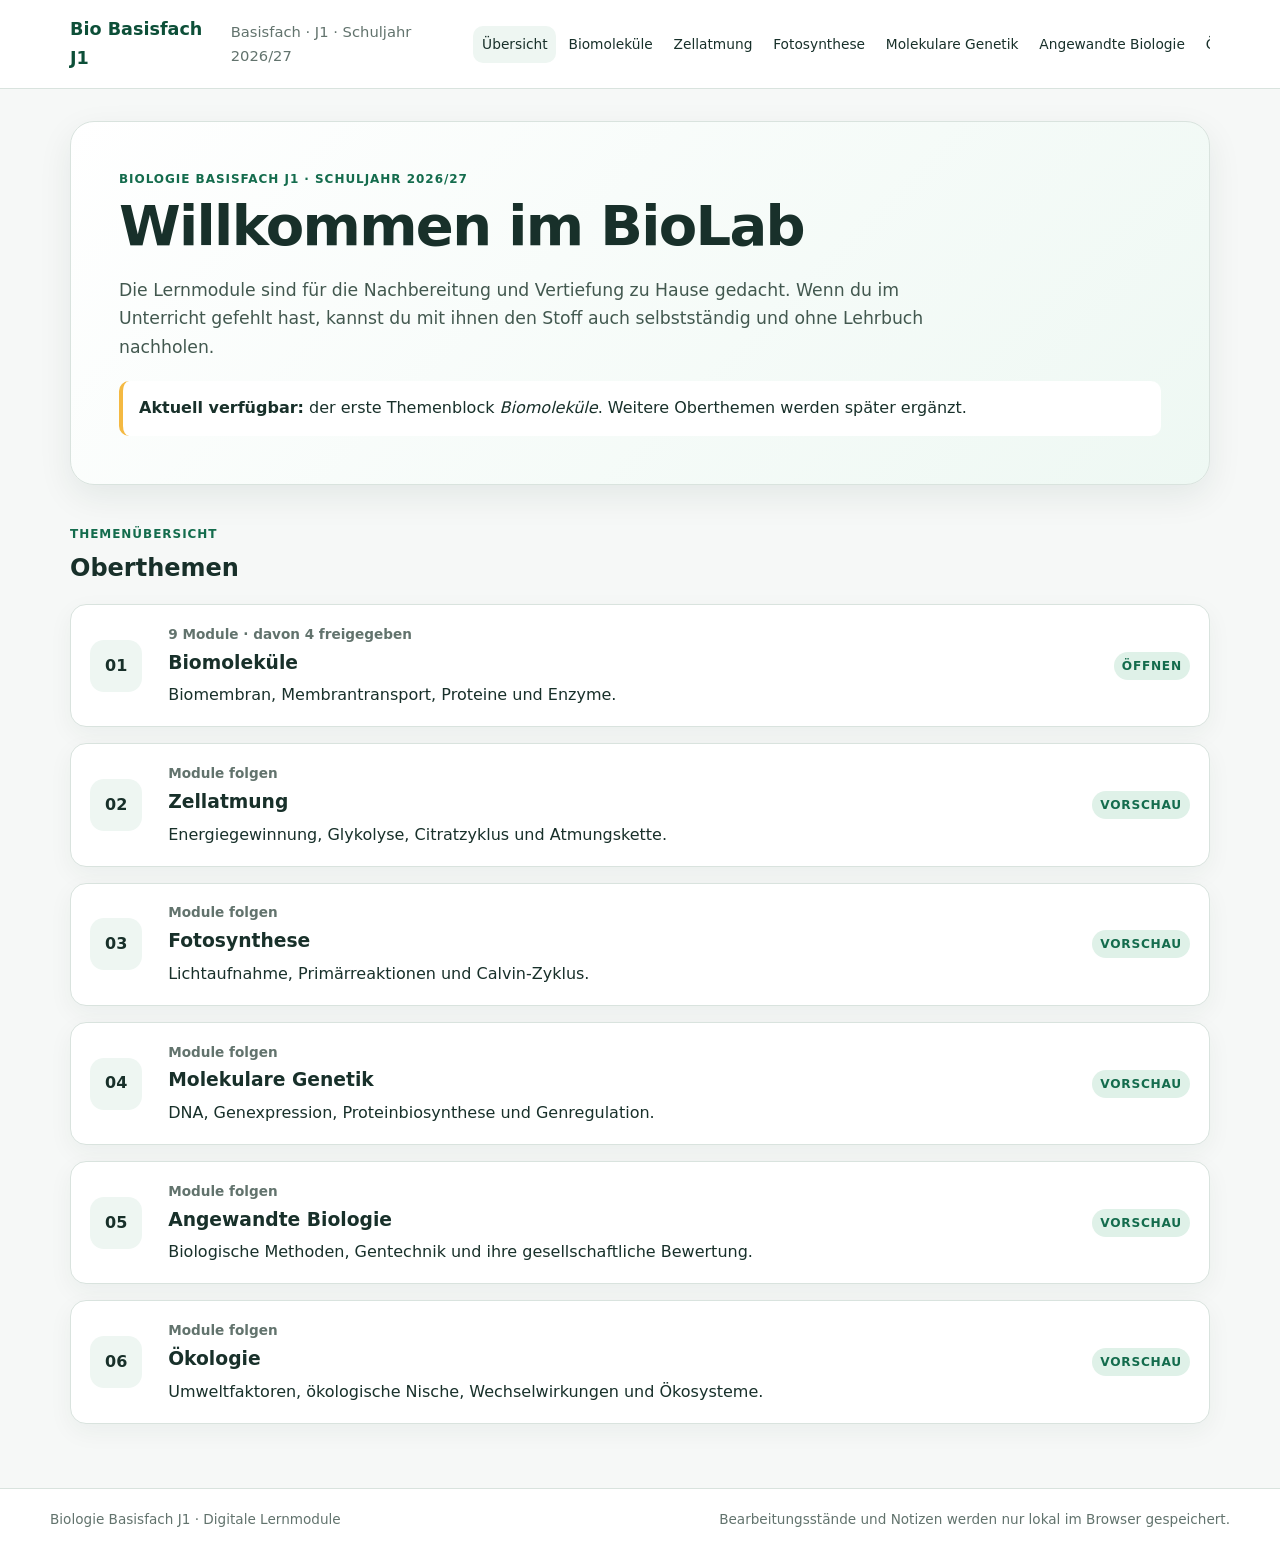
<file: index.html>
<!DOCTYPE html>

<html lang="de">
<head>
<meta charset="utf-8"/>
<meta content="width=device-width, initial-scale=1" name="viewport"/>
<meta content="Selbstlernmodule Biologie Basisfach J1 – Biomoleküle" name="description"/>
<title>Bio Basisfach – Biomoleküle</title>
<style>
:root {
  --bg: #f6f8f7;
  --surface: #ffffff;
  --surface-soft: #eef6f2;
  --text: #18302a;
  --muted: #62736d;
  --line: #d9e3de;
  --brand: #146c4d;
  --brand-dark: #0d4f38;
  --brand-soft: #dff1e8;
  --accent: #f4b942;
  --warm: #fff7df;
  --afb1: #e8f2ff;
  --afb2: #edf7ea;
  --afb3: #fff0e6;
  --shadow: 0 12px 34px rgba(18, 54, 43, 0.08);
  --radius: 18px;
}

* { box-sizing: border-box; }
html { scroll-behavior: smooth; }
body {
  margin: 0;
  background: var(--bg);
  color: var(--text);
  font-family: Inter, ui-sans-serif, system-ui, -apple-system, BlinkMacSystemFont, "Segoe UI", sans-serif;
  line-height: 1.65;
}
button, textarea { font: inherit; }
a { color: var(--brand); }
.skip-link { position: absolute; left: -9999px; top: auto; }
.skip-link:focus { left: 1rem; top: 1rem; z-index: 1000; padding: .6rem .8rem; background: #fff; border: 2px solid var(--brand); }
.sr-only { position: absolute; width: 1px; height: 1px; padding: 0; margin: -1px; overflow: hidden; clip: rect(0,0,0,0); white-space: nowrap; border: 0; }

.site-header {
  position: sticky;
  top: 0;
  z-index: 50;
  background: rgba(255,255,255,.94);
  backdrop-filter: blur(12px);
  border-bottom: 1px solid var(--line);
}
.header-inner {
  max-width: 1180px;
  margin: 0 auto;
  padding: .95rem 1.25rem;
  display: flex;
  align-items: center;
  gap: 1rem;
}
.brand { font-weight: 800; text-decoration: none; color: var(--brand-dark); font-size: 1.1rem; }
.brand-sub { color: var(--muted); font-size: .92rem; }
.top-nav { margin-left: auto; display: flex; gap: .2rem; min-width:0; overflow-x:auto; }
.top-nav a { flex:0 0 auto; text-decoration: none; color: var(--text); padding: .45rem .55rem; border-radius: 10px; font-size: .86rem; white-space:nowrap; }
.top-nav a:hover, .top-nav a:focus-visible { background: var(--surface-soft); outline: none; }

.page-shell { max-width: 1180px; margin: 0 auto; padding: 2rem 1.25rem 4rem; }
.hero, .module-hero {
  background: linear-gradient(135deg, #ffffff 0%, #eef8f3 100%);
  border: 1px solid var(--line);
  border-radius: 24px;
  padding: clamp(1.5rem, 4vw, 3rem);
  box-shadow: var(--shadow);
}
.hero h1, .module-hero h1 { margin: .25rem 0 .8rem; line-height: 1.15; font-size: clamp(2rem, 5vw, 3.5rem); letter-spacing: -.03em; }
.hero-copy, .lead { max-width: 820px; color: #42584f; font-size: 1.08rem; }
.hero-note { margin-top: 1.2rem; padding: .9rem 1rem; background: #fff; border-left: 4px solid var(--accent); border-radius: 10px; }
.eyebrow, .section-kicker { margin: 0; color: var(--brand); font-weight: 800; text-transform: uppercase; letter-spacing: .08em; font-size: .75rem; }

.section-block { margin-top: 2.5rem; }
.section-heading { display:flex; align-items:end; justify-content:space-between; margin-bottom:1rem; }
.section-heading h2 { margin: .25rem 0 0; }
.module-grid { display:grid; grid-template-columns:repeat(2,minmax(0,1fr)); gap:1rem; }
.module-card {
  display:grid;
  grid-template-columns: 54px 1fr auto;
  gap: 1rem;
  align-items:start;
  background: var(--surface);
  border: 1px solid var(--line);
  border-radius: var(--radius);
  padding: 1.1rem;
  text-decoration:none;
  color:inherit;
  min-height: 170px;
}
.module-card--active { box-shadow: 0 8px 24px rgba(18,54,43,.05); transition: transform .16s ease, box-shadow .16s ease, border-color .16s ease; }
.module-card--active:hover { transform: translateY(-2px); box-shadow: var(--shadow); border-color:#aacbbb; }
.module-card--planned { opacity:.62; background:#f3f5f4; }
.module-number { width:54px; height:54px; display:grid; place-items:center; border-radius:14px; background:var(--brand-soft); color:var(--brand-dark); font-weight:900; }
.module-card h3 { margin:.25rem 0 .35rem; line-height:1.3; }
.module-card p { margin:.15rem 0; color:var(--muted); }
.module-date { font-size:.84rem; }
.module-status { font-size:.76rem; font-weight:800; text-transform:uppercase; letter-spacing:.06em; color:var(--brand); background:var(--brand-soft); padding:.25rem .5rem; border-radius:999px; }
.module-card--planned .module-status { color:var(--muted); background:#e7ebe9; }

.learning-module { display:flex; flex-direction:column; gap:1.25rem; }
.module-hero { display:flex; justify-content:space-between; gap:1rem; align-items:flex-start; }
.module-hero h1 { font-size: clamp(1.9rem, 5vw, 3.2rem); }
.back-link { white-space:nowrap; text-decoration:none; font-weight:700; }
.learning-section {
  background:var(--surface);
  border:1px solid var(--line);
  border-radius:var(--radius);
  padding: clamp(1.25rem, 3vw, 2rem);
  box-shadow: 0 6px 20px rgba(18,54,43,.035);
}
.learning-section h2 { margin:.2rem 0 1rem; line-height:1.25; }
.learning-section h3 { margin-top:1.8rem; line-height:1.3; }
.learning-section p { max-width: 900px; }
.warmup { display:grid; grid-template-columns:64px 1fr; gap:1rem; background:var(--warm); }
.section-icon { width:54px; height:54px; display:grid; place-items:center; border-radius:50%; background:var(--accent); color:#3e3010; font-weight:900; font-size:1.4rem; }
.prompt { font-size:1.08rem; font-weight:600; }
.reflection-input { width:100%; min-height:110px; resize:vertical; border:1px solid #c9d5cf; border-radius:12px; padding:.85rem; background:#fff; color:var(--text); }
.reflection-input:focus { outline:3px solid rgba(20,108,77,.15); border-color:var(--brand); }
.input-actions { display:flex; gap:.75rem; align-items:center; margin-top:.65rem; flex-wrap:wrap; }
.save-status { color:var(--brand); font-size:.9rem; font-weight:700; }
.thinking-hint { margin-top:1rem; }
details { border-top:1px solid var(--line); padding-top:.7rem; margin-top:.7rem; }
summary { cursor:pointer; color:var(--brand-dark); font-weight:750; }

.goal-list { display:grid; gap:.7rem; padding-left:1.3rem; }
.key-box { margin:1.1rem 0; padding:1rem 1.05rem; background:var(--surface-soft); border-left:4px solid var(--brand); border-radius:12px; }
.phospholipid-key { display:flex; align-items:center; gap:1rem; margin:1rem 0; padding:1rem; background:#f8fbf9; border:1px solid var(--line); border-radius:14px; }
.phospholipid-icon { width:72px; height:82px; position:relative; flex:0 0 auto; }
.phospholipid-icon .head { position:absolute; left:24px; top:5px; width:24px; height:24px; border-radius:50%; background:#4ba3d8; border:2px solid #256d98; }
.phospholipid-icon .tail { position:absolute; top:31px; width:4px; height:47px; background:#d7a343; transform-origin:top center; border-radius:4px; }
.phospholipid-icon .t1 { left:31px; transform:rotate(10deg); }
.phospholipid-icon .t2 { left:40px; transform:rotate(-10deg); }

.btn { border:0; border-radius:10px; padding:.65rem .9rem; cursor:pointer; font-weight:750; }
.btn-secondary { background:#edf3f0; color:var(--brand-dark); border:1px solid #cbdad3; }
.btn-secondary:hover { background:#e2eee8; }

.scenario-controls, .bilayer-controls, .fluid-controls { display:flex; flex-wrap:wrap; gap:.6rem; margin:1rem 0; }
.scenario-btn, .bilayer-btn { border:1px solid #bfd1c8; background:#fff; color:var(--text); border-radius:999px; padding:.55rem .8rem; cursor:pointer; font-weight:700; }
.scenario-btn.is-active, .bilayer-btn.is-active { background:var(--brand); color:#fff; border-color:var(--brand); }
.scenario-sim { border:1px solid var(--line); border-radius:16px; overflow:hidden; background:#eef7fb; }
.environment-label { padding:.5rem .9rem; font-size:.82rem; color:#49636d; background:#e1f1f8; border-bottom:1px solid #cddfe6; }
.cell-stage { min-height:270px; position:relative; display:grid; place-items:center; overflow:hidden; }
.cell-boundary { width:min(72%,430px); height:180px; border-radius:50%; position:relative; z-index:1; transition:.25s ease; background:rgba(255,255,255,.45); pointer-events:none; }
.cell-label { position:absolute; inset:50% auto auto 50%; transform:translate(-50%,-50%); color:#60736b; font-size:.78rem; font-weight:800; opacity:.72; }
.scenario-sim[data-state="none"] .cell-boundary { border:3px dashed #a9b6b0; }
.scenario-sim[data-state="wall"] .cell-boundary { border:10px solid #5f6d67; background:#f8f8f8; }
.scenario-sim[data-state="membrane"] .cell-boundary { border:8px double #24916b; background:#f9fffc; }
.particle { position:absolute; z-index:2; width:10px; height:10px; border-radius:50%; box-shadow:0 1px 2px rgba(20,42,34,.25); pointer-events:none; }
.particle-a { background:#d94f55; }
.particle-b { background:#3975d5; }
.particle-legend { display:flex; flex-wrap:wrap; gap:.55rem 1.1rem; align-items:center; padding:.65rem .9rem; background:#f8fbfc; border-top:1px solid #d6e4e8; font-size:.82rem; }
.legend-dot { display:inline-block; width:10px; height:10px; margin-right:.35rem; border-radius:50%; vertical-align:-1px; }
.legend-dot.a { background:#d94f55; } .legend-dot.b { background:#3975d5; }
.particle-counts { margin-left:auto; color:var(--muted); font-variant-numeric:tabular-nums; }
.scenario-result, .sim-feedback { padding:1rem; background:#fff; border-top:1px solid var(--line); font-weight:650; }
.mini-task { margin-top:1rem; padding:1rem; background:#f8faf9; border-radius:14px; border:1px solid var(--line); }

.bilayer-lab { border:1px solid var(--line); border-radius:16px; overflow:hidden; background:#eaf5fb; }
.water-label { text-align:center; padding:.45rem; color:#42687a; font-size:.82rem; background:#dff0f8; }
.bilayer-stage { min-height:280px; position:relative; background:linear-gradient(#eaf7fb 0 25%, #fff8e9 25% 75%, #eaf7fb 75% 100%); overflow:hidden; }
.lipid { position:absolute; width:28px; height:86px; transform-origin:center; transition:transform .35s ease, left .8s ease; }
.lipid .l-head { position:absolute; left:3px; width:22px; height:22px; border-radius:50%; background:#4ba3d8; border:2px solid #256d98; }
.lipid .l-tail { position:absolute; left:10px; width:3px; height:47px; background:#d4a147; border-radius:4px; transform-origin:top; }
.lipid .l-tail.two { left:16px; transform:rotate(8deg); }
.lipid.top .l-head { top:2px; } .lipid.top .l-tail { top:23px; }
.lipid.bottom .l-head { bottom:2px; } .lipid.bottom .l-tail { bottom:23px; transform-origin:bottom; }
.lipid.bottom .l-tail.two { transform:rotate(-8deg); }
.bilayer-stage[data-arrangement="insideout"] .lipid.top { transform:rotate(180deg); }
.bilayer-stage[data-arrangement="insideout"] .lipid.bottom { transform:rotate(180deg); }
.bilayer-stage[data-arrangement="random"] .lipid:nth-child(3n) { transform:rotate(90deg); }
.bilayer-stage[data-arrangement="random"] .lipid:nth-child(4n) { transform:rotate(-65deg); }
.membrane-protein { position:absolute; left:50%; top:50%; width:42px; height:138px; transform:translate(-50%,-50%); border-radius:24px; background:#8f67c2; border:3px solid #68479a; opacity:0; transition:opacity .25s ease; z-index:4; }
.membrane-protein.visible { opacity:1; }
.bilayer-stage.fluid .lipid { animation: drift 1.8s ease-in-out infinite alternate; }
.bilayer-stage.fluid .lipid:nth-child(even) { animation-delay:.35s; }
.bilayer-stage.fluid .membrane-protein { animation: proteinDrift 2.4s ease-in-out infinite alternate; }
@keyframes drift { from { margin-left:-5px; } to { margin-left:5px; } }
@keyframes proteinDrift { from { margin-left:-8px; } to { margin-left:8px; } }
.micro-note { font-size:.85rem; color:var(--muted); }

.transport-controls { display:flex; flex-wrap:wrap; gap:.6rem; margin:1rem 0; }
.transport-btn { border:1px solid #bfd1c8; background:#fff; color:var(--text); border-radius:999px; padding:.55rem .8rem; cursor:pointer; font-weight:700; }
.transport-btn.is-active { background:var(--brand); color:#fff; border-color:var(--brand); }
.transport-lab { border:1px solid var(--line); border-radius:16px; overflow:hidden; background:#eff8fb; }
.transport-stage { position:relative; min-height:300px; overflow:hidden; background:linear-gradient(90deg,#eaf7fb 0 49%,#f7fbfd 49% 51%,#eaf7fb 51% 100%); }
.compartment-label { position:absolute; top:.65rem; z-index:5; padding:.25rem .5rem; border-radius:8px; background:rgba(255,255,255,.82); color:#49636d; font-size:.8rem; font-weight:750; }
.compartment-label.left { left:.7rem; } .compartment-label.right { right:.7rem; }
.transport-membrane { position:absolute; left:50%; top:0; bottom:0; width:18px; transform:translateX(-50%); z-index:2; border-left:5px solid #d5a348; border-right:5px solid #d5a348; background:rgba(255,248,228,.9); }
.transport-protein { display:none; position:absolute; left:50%; top:50%; z-index:4; transform:translate(-50%,-50%); }
.transport-stage[data-mode="channel"] .transport-channel { display:block; width:42px; height:84px; border-radius:20px; background:linear-gradient(90deg,#7954ae 0 34%,#eaf7fb 34% 66%,#7954ae 66%); border:3px solid #654293; }
.transport-stage[data-mode="carrier"] .transport-carrier { display:block; width:48px; height:78px; border-radius:48% 52% 42% 58%; background:#df8640; border:3px solid #a85e27; animation:carrierSwitch 1.4s ease-in-out infinite alternate; }
.transport-stage[data-mode="carrier"] .transport-carrier::after { content:""; position:absolute; left:12px; top:20px; width:20px; height:34px; border-radius:50%; background:#eff8fb; }
.transport-stage[data-mode="osmosis"] .transport-membrane { border-color:#4f9c80; }
.transport-particle { position:absolute; z-index:3; width:11px; height:11px; border-radius:50%; pointer-events:none; box-shadow:0 1px 2px rgba(20,42,34,.22); }
.transport-particle.small { background:#e05a4f; }
.transport-particle.ion { background:#3975d5; border-radius:2px; transform:rotate(45deg); }
.transport-particle.glucose { width:13px; height:13px; background:#3b9b64; border-radius:4px; }
.transport-particle.water { width:8px; height:8px; background:#3c9ed8; }
.transport-particle.solute { width:14px; height:14px; background:#9b5fc0; }
.transport-status { display:flex; flex-wrap:wrap; justify-content:space-between; gap:.5rem 1rem; padding:.7rem .9rem; border-top:1px solid #d6e4e8; background:#f8fbfc; color:var(--muted); font-size:.84rem; }
.transport-explanation { padding:1rem; border-top:1px solid var(--line); background:#fff; font-weight:650; }
@keyframes carrierSwitch { from { transform:translate(-50%,-50%) rotate(-8deg); } to { transform:translate(-50%,-50%) rotate(8deg); } }

.process-figure { margin:1.2rem 0; border:1px solid var(--line); border-radius:16px; overflow:hidden; background:#fbfdfc; }
.process-figure svg { display:block; width:100%; height:auto; min-width:720px; }
.process-figure-scroll { overflow-x:auto; }
.process-figure figcaption { padding:.8rem 1rem; border-top:1px solid var(--line); color:var(--muted); font-size:.88rem; }
.concept-grid { display:grid; grid-template-columns:repeat(3,minmax(0,1fr)); gap:.8rem; margin:1rem 0; }
.concept-card { padding:1rem; border:1px solid var(--line); border-radius:13px; background:#f8fbf9; }
.concept-card h4 { margin:0 0 .35rem; color:var(--brand-dark); }
.concept-card p { margin:0; font-size:.94rem; }

.quiz { display:grid; gap:1rem; }
.quiz-question { padding:1rem; border:1px solid var(--line); border-radius:14px; background:#fbfcfb; }
.quiz-question > p:first-child { margin-top:0; }
.quiz-question button { width:100%; text-align:left; margin:.35rem 0; padding:.65rem .75rem; border:1px solid #cbd8d1; border-radius:10px; background:#fff; color:var(--text); cursor:pointer; }
.quiz-question button:hover { border-color:#9ebcaf; }
.quiz-question button.selected { background:#dbeafe; border-color:#3b82f6; }
.quiz-question button.correct { background:#e3f5ea; border-color:#58a777; }
.quiz-question button.wrong { background:#fff0ee; border-color:#d78276; }
.quiz-question button:disabled { cursor:default; opacity:.88; }
.quiz-question .check-answer { margin-top:1rem; font-weight:600; cursor:pointer; }
.quiz-question .check-answer:disabled { opacity:.6; cursor:default; }
.feedback { min-height:1.4rem; margin:.6rem 0 0; font-weight:650; }
.quiz-summary { padding:.9rem 1rem; background:var(--surface-soft); border-radius:12px; font-weight:800; }

.exam-section { display:grid; gap:1rem; }
.exam-section > .section-kicker, .exam-section > h2 { grid-column:1 / -1; }
.exam-card { padding:1rem 1rem 1.15rem; border-radius:14px; border:1px solid var(--line); }
.afb1 { background:var(--afb1); } .afb2 { background:var(--afb2); } .afb3 { background:var(--afb3); }
.afb-label { display:inline-block; padding:.2rem .5rem; border-radius:999px; background:rgba(255,255,255,.8); font-size:.75rem; font-weight:900; letter-spacing:.05em; }
.exam-card h3 { margin:.5rem 0; }

.selfcheck { display:grid; gap:.7rem; }
.selfcheck label { display:flex; gap:.7rem; align-items:flex-start; padding:.7rem .8rem; border:1px solid var(--line); border-radius:10px; background:#fbfcfb; }
.selfcheck input { margin-top:.25rem; width:1.05rem; height:1.05rem; }
.module-footer-nav { display:flex; justify-content:space-between; gap:1rem; padding:.5rem .2rem 1rem; }
.module-footer-nav a { text-decoration:none; font-weight:800; }
.next-link { margin-left:auto; }
.site-footer { border-top:1px solid var(--line); color:var(--muted); font-size:.85rem; display:flex; justify-content:space-between; gap:1rem; padding:1.2rem max(1.25rem, calc((100vw - 1180px)/2)); background:#fff; }

@media (min-width: 820px) {
  .exam-section { grid-template-columns:repeat(3,1fr); }
}
@media (max-width: 820px) {
  .module-grid { grid-template-columns:1fr; }
  .header-inner { flex-wrap:wrap; }
  .brand-sub { display:none; }
  .top-nav { width:100%; margin-left:0; overflow:auto; padding-bottom:.1rem; }
  .module-hero { flex-direction:column; }
  .warmup { grid-template-columns:1fr; }
  .site-footer { flex-direction:column; }
}
@media (max-width: 1100px) {
  .brand-sub { display:none; }
}
@media (max-width: 560px) {
  .page-shell { padding:1rem .8rem 3rem; }
  .module-card { grid-template-columns:45px 1fr; }
  .module-number { width:45px; height:45px; }
  .module-status { grid-column:2; justify-self:start; }
  .hero, .module-hero, .learning-section { border-radius:14px; }
  .module-footer-nav { flex-direction:column; }
  .next-link { margin-left:0; }
}

/* v2: navigation by upper topic + written AFB answers */
.top-nav a.is-active {
  background: var(--surface-soft);
  color: var(--accent-dark);
  border-color: #b8d5c6;
}
.topic-grid { display:grid; grid-template-columns:minmax(0, 1fr); gap:1rem; }
.topic-card {
  display:grid; grid-template-columns:62px 1fr auto; gap:1rem; align-items:center;
  padding:1.1rem 1.2rem; border:1px solid var(--line); border-radius:16px;
  background:#fff; text-decoration:none; color:var(--text); box-shadow:var(--shadow-soft);
}
.topic-card:hover { border-color:#9ebcaf; transform:translateY(-1px); }
.topic-index {
  width:52px; height:52px; display:grid; place-items:center; border-radius:14px;
  background:var(--surface-soft); color:var(--accent-dark); font-weight:900;
}
.topic-meta { margin:0 0 .15rem; color:var(--muted); font-size:.85rem; font-weight:700; }
.topic-card h3 { margin:.1rem 0 .25rem; }
.topic-card p:last-child { margin:.2rem 0 0; }
.topic-hero {
  display:flex; justify-content:space-between; gap:1.5rem; align-items:flex-start;
  margin-bottom:1rem; padding:1.5rem 1.6rem; border:1px solid var(--line);
  border-radius:18px; background:linear-gradient(145deg,#ffffff,#f2f8f4); box-shadow:var(--shadow-soft);
}
.topic-hero h1 { margin:.1rem 0 .35rem; }
.topic-intro {
  padding:1rem 1.2rem; margin-bottom:1rem; border-left:4px solid var(--accent);
  border-radius:0 12px 12px 0; background:var(--surface-soft);
}
.topic-intro p { margin:.25rem 0; }
.planned-topic {
  padding:2rem; border:1px dashed #9ebcaf; border-radius:16px;
  background:var(--surface-soft); color:var(--muted); text-align:center;
}
.planned-topic h2 { margin:.1rem 0 .45rem; color:var(--text); }
.prereq-note {
  margin:0 0 1rem; padding:.8rem 1rem; border:1px solid #d9e6df; border-radius:12px;
  background:#f7fbf8; color:#315244;
}
.exam-intro {
  grid-column:1 / -1; margin:.1rem 0 .2rem; padding:.75rem .9rem;
  border-radius:10px; background:#f6f8f7; color:var(--muted);
}
.answer-label { display:block; margin:.9rem 0 .35rem; font-weight:850; }
.exam-answer { min-height:9rem; background:rgba(255,255,255,.84); }
.exam-card .input-actions { margin-bottom:.7rem; }
.exam-card details { margin-top:.6rem; }

@media (max-width: 700px) {
  .topic-card { grid-template-columns:48px 1fr; }
  .topic-card .module-status { grid-column:2; justify-self:start; }
  .topic-hero { flex-direction:column; }
  .concept-grid { grid-template-columns:1fr; }
}

/* Programmatic focus after route changes should not draw a large page outline. */
#main:focus:not(:focus-visible) { outline: none; }

/* v3 robustness fixes */
:root { --shadow-soft: 0 8px 24px rgba(18,54,43,.05); }
#main:focus, #main:focus-visible { outline: none !important; }


[hidden] { display:none !important; }
.module-card--planned { cursor:default; }
.osmose-panel { padding:1rem; background:#f4fafc; }
.osmose-grid { display:grid; grid-template-columns:1fr 1fr; gap:1rem; }
.osmose-controls { display:flex; flex-wrap:wrap; gap:1rem; }
.osmose-controls label { flex:1 1 240px; }
.osmose-controls input { display:block; width:100%; }
.volumen-track { height:32px; border-radius:8px; background:#dce8ed; overflow:hidden; }
.volumen-fill { height:100%; background:#2689b7; width:50%; }
.transport-stage[data-mode="carrier"] .transport-carrier { animation:none; }
.transport-stage[data-mode="carrier"] .transport-carrier::after { background:#a85e27; width:13px; left:14px; }
.transport-carrier[data-phase="gebunden"] { background:#bc682a !important; }
.transport-carrier[data-side="left"] { border-left-color:#3b9b64 !important; }
.transport-carrier[data-side="right"] { border-right-color:#3b9b64 !important; }
@media (max-width:560px) { .osmose-grid { grid-template-columns:1fr; } }
@media (prefers-reduced-motion:reduce) { .bilayer-stage.fluid .lipid, .bilayer-stage.fluid .membrane-protein { animation:none; } }
</style>
</head>
<body>
<a class="skip-link" href="#main">Zum Inhalt</a>
<header class="site-header">
<div class="header-inner">
<a class="brand" href="#/">Bio Basisfach J1</a>
<span class="brand-sub" data-schuljahr>Basisfach · J1</span>
<nav aria-label="Hauptnavigation" class="top-nav"><a href="#/">Übersicht</a><a href="#/biomolekuele">Biomoleküle</a><a href="#/zellatmung">Zellatmung</a><a href="#/fotosynthese">Fotosynthese</a><a href="#/molekulare-genetik">Molekulare Genetik</a><a href="#/angewandte-biologie">Angewandte Biologie</a><a href="#/oekologie">Ökologie</a></nav>
</div>
</header>
<noscript><p class="prereq-note">Bitte aktiviere JavaScript, um die freigegebenen Lernmodule zu öffnen.</p></noscript>
<main class="page-shell" id="main" tabindex="-1">
<section class="view" hidden id="view-overview">
<div class="hero">
<p class="eyebrow" data-schuljahr>Biologie Basisfach J1</p>
<h1>Willkommen im BioLab</h1>
<p class="hero-copy">Die Lernmodule sind für die Nachbereitung und Vertiefung zu Hause gedacht. Wenn du im Unterricht gefehlt hast, kannst du mit ihnen den Stoff auch selbstständig und ohne Lehrbuch nachholen.</p>
<div class="hero-note"><strong>Aktuell verfügbar:</strong> der erste Themenblock <em>Biomoleküle</em>. Weitere Oberthemen werden später ergänzt.</div>
</div>
<section aria-labelledby="topics-title" class="section-block">
<div class="section-heading"><div><p class="eyebrow">Themenübersicht</p><h2 id="topics-title">Oberthemen</h2></div></div>
<div class="topic-grid">
<a class="topic-card topic-card--active" href="#/biomolekuele">
<span class="topic-index">01</span>
<div><p class="topic-meta"><span id="module-count">Module werden geladen</span></p><h3>Biomoleküle</h3><p>Biomembran, Membrantransport, Proteine und Enzyme.</p></div>
<span class="module-status">öffnen</span>
</a>
<a class="topic-card" href="#/zellatmung">
<span class="topic-index">02</span>
<div><p class="topic-meta">Module folgen</p><h3>Zellatmung</h3><p>Energiegewinnung, Glykolyse, Citratzyklus und Atmungskette.</p></div>
<span class="module-status">Vorschau</span>
</a>
<a class="topic-card" href="#/fotosynthese">
<span class="topic-index">03</span>
<div><p class="topic-meta">Module folgen</p><h3>Fotosynthese</h3><p>Lichtaufnahme, Primärreaktionen und Calvin-Zyklus.</p></div>
<span class="module-status">Vorschau</span>
</a>
<a class="topic-card" href="#/molekulare-genetik">
<span class="topic-index">04</span>
<div><p class="topic-meta">Module folgen</p><h3>Molekulare Genetik</h3><p>DNA, Genexpression, Proteinbiosynthese und Genregulation.</p></div>
<span class="module-status">Vorschau</span>
</a>
<a class="topic-card" href="#/angewandte-biologie">
<span class="topic-index">05</span>
<div><p class="topic-meta">Module folgen</p><h3>Angewandte Biologie</h3><p>Biologische Methoden, Gentechnik und ihre gesellschaftliche Bewertung.</p></div>
<span class="module-status">Vorschau</span>
</a>
<a class="topic-card" href="#/oekologie">
<span class="topic-index">06</span>
<div><p class="topic-meta">Module folgen</p><h3>Ökologie</h3><p>Umweltfaktoren, ökologische Nische, Wechselwirkungen und Ökosysteme.</p></div>
<span class="module-status">Vorschau</span>
</a>
</div>
</section>
</section><section class="view" hidden="" id="view-biomolekuele">
<div class="topic-hero">
<div>
<p class="eyebrow">Oberthema 1</p>
<h1>Biomoleküle</h1>
<p class="lead">Vom Grundprinzip der Biomembran über Membrantransport bis zu Proteinen und Enzymen.</p>
</div>
<a class="back-link" href="#/">← Übersicht</a>
</div>
<div class="topic-intro">
<p><strong>So arbeitest du:</strong> Deine Lehrkraft gibt die Module schrittweise frei. Öffne die freigegebenen Module möglichst in der angegebenen Reihenfolge. Jedes Modul beginnt mit einer kurzen Vorwissensfrage, erklärt anschließend den benötigten Stoff und endet mit Kurzcheck sowie Aufgaben aus AFB I–III.</p>
<p>Für Modul 1 wird kein spezielles Vorwissen aus der Kursstufe vorausgesetzt. Die Module 2 bis 4 bauen schrittweise darauf auf und erklären neue Fachbegriffe dort, wo sie erstmals benötigt werden.</p>
</div>
<div class="module-grid">
<a data-modul="1" class="module-card module-card--active" href="#/biomolekuele/modul-1">
<span class="module-number">01</span>
<div>
<p class="module-date">15.09.2026</p>
<h3>Modul 1 · Biomembran – warum braucht eine Zelle eine Grenze?</h3>
<p>Kompartimentierung, Abgrenzung von Reaktionsräumen und kontrollierter Stoffaustausch.</p>
</div>
<span class="module-status">bereit</span>
</a>
<a data-modul="2" class="module-card module-card--active" href="#/biomolekuele/modul-2">
<span class="module-number">02</span>
<div>
<p class="module-date">21.09.2026</p>
<h3>Modul 2 · Aufbau und Modell der Biomembran</h3>
<p>Phospholipide, Lipiddoppelschicht, Membranproteine und Flüssig-Mosaik-Modell.</p>
</div>
<span class="module-status">bereit</span>
</a>
<a data-modul="3" class="module-card module-card--active" href="#/biomolekuele/modul-3">
<span class="module-number">03</span>
<div><p class="module-date">28.09.2026</p><h3>Modul 3 · Passiver Stofftransport</h3><p>Diffusion, erleichterte Diffusion und Osmose.</p></div>
<span class="module-status">bereit</span>
</a>
<a data-modul="4" class="module-card module-card--active" href="#/biomolekuele/modul-4">
<span class="module-number">04</span>
<div><p class="module-date">29.09.2026</p><h3>Modul 4 · Aktiver Transport und Membranfluss</h3><p>Energieabhängiger Transport, Endo- und Exocytose.</p></div>
<span class="module-status">bereit</span>
</a>
<article data-modul="5" aria-disabled="true" class="module-card module-card--planned">
<span class="module-number">05</span>
<div><p class="module-date">12.10.2026</p><h3>Modul 5 · Proteine – Struktur und Funktion</h3><p>Aminosäuren, Peptidbindung, Strukturebenen und Denaturierung.</p></div>
<span class="module-status">folgt</span>
</article>
<article data-modul="6" aria-disabled="true" class="module-card module-card--planned">
<span class="module-number">06</span>
<div><p class="module-date">13.10.2026</p><h3>Modul 6 · Enzyme als Biokatalysatoren</h3><p>Aktives Zentrum, Spezifität und Enzym-Substrat-Komplex.</p></div>
<span class="module-status">folgt</span>
</article>
<article data-modul="7" aria-disabled="true" class="module-card module-card--planned">
<span class="module-number">07</span>
<div><p class="module-date">19.10.2026</p><h3>Modul 7 · Enzymaktivität untersuchen – Planung</h3><p>Hypothesen, Variablen, Kontrollansatz und Versuchsplanung.</p></div>
<span class="module-status">folgt</span>
</article>
<article data-modul="8" aria-disabled="true" class="module-card module-card--planned">
<span class="module-number">08</span>
<div><p class="module-date">02.11.2026</p><h3>Modul 8 · Enzymexperiment durchführen</h3><p>Messwerte erheben, Bedingungen kontrollieren und dokumentieren.</p></div>
<span class="module-status">folgt</span>
</article>
<article data-modul="9" aria-disabled="true" class="module-card module-card--planned">
<span class="module-number">09</span>
<div><p class="module-date">09.11.2026</p><h3>Modul 9 · Auswertung und Enzymhemmung</h3><p>Diagramme, Optimum, Sättigung, Fehlerquellen und Hemmung.</p></div>
<span class="module-status">folgt</span>
</article>
</div></section>
<section class="view" hidden id="view-gesperrt"><div class="topic-hero"><div><p class="eyebrow">Modulfreigabe</p><h1>Noch nicht freigegeben</h1><p id="locked-description">Dieses Modul wird von deiner Lehrkraft freigegeben.</p></div><a class="back-link" href="#/biomolekuele">← Biomoleküle</a></div></section>
<section class="view" hidden="" id="view-zellatmung">
<div class="topic-hero"><div><p class="eyebrow">Oberthema 2</p><h1>Zellatmung</h1><p class="lead">Energiegewinnung in der Zelle.</p></div><a class="back-link" href="#/">← Übersicht</a></div>
<div class="planned-topic"><h2>Module folgen</h2><p>Die Lernmodule zu diesem Oberthema werden noch ergänzt.</p></div>
</section>
<section class="view" hidden="" id="view-fotosynthese">
<div class="topic-hero"><div><p class="eyebrow">Oberthema 3</p><h1>Fotosynthese</h1><p class="lead">Lichtenergie, Stoffaufbau und ihre Bedeutung für das Leben.</p></div><a class="back-link" href="#/">← Übersicht</a></div>
<div class="planned-topic"><h2>Module folgen</h2><p>Die Lernmodule zu diesem Oberthema werden noch ergänzt.</p></div>
</section>
<section class="view" hidden="" id="view-molekulare-genetik">
<div class="topic-hero"><div><p class="eyebrow">Oberthema 4</p><h1>Molekulare Genetik</h1><p class="lead">DNA, Genexpression und die Weitergabe genetischer Information.</p></div><a class="back-link" href="#/">← Übersicht</a></div>
<div class="planned-topic"><h2>Module folgen</h2><p>Die Lernmodule zu diesem Oberthema werden noch ergänzt.</p></div>
</section>
<section class="view" hidden="" id="view-angewandte-biologie">
<div class="topic-hero"><div><p class="eyebrow">Oberthema 5</p><h1>Angewandte Biologie</h1><p class="lead">Biologische Methoden und ihre Anwendung in Forschung und Gesellschaft.</p></div><a class="back-link" href="#/">← Übersicht</a></div>
<div class="planned-topic"><h2>Module folgen</h2><p>Die Lernmodule zu diesem Oberthema werden noch ergänzt.</p></div>
</section>
<section class="view" hidden="" id="view-oekologie">
<div class="topic-hero"><div><p class="eyebrow">Oberthema 6</p><h1>Ökologie</h1><p class="lead">Umweltfaktoren, Wechselwirkungen und Ökosysteme.</p></div><a class="back-link" href="#/">← Übersicht</a></div>
<div class="planned-topic"><h2>Module folgen</h2><p>Die Lernmodule zu diesem Oberthema werden noch ergänzt.</p></div>
</section>
<section class="view" hidden="" id="view-module-1">
<article class="learning-module" data-module="1">
<header class="module-hero">
<div>
<p class="eyebrow" data-modul-kopf="1">Modul 1</p>
<h1>Biomembran – warum braucht eine Zelle überhaupt eine Grenze?</h1>
<p class="lead">Von der Zelle als Reaktionsraum zur Idee der Kompartimentierung.</p>
</div>
<a class="back-link" href="#/biomolekuele">← Biomoleküle</a>
</header>
<section aria-labelledby="m1-warmup" class="learning-section warmup">
<div aria-hidden="true" class="section-icon">?</div>
<div>
<p class="section-kicker">Vorwissen aktivieren</p>
<h2 id="m1-warmup">Stell dir vor, eine Zelle hätte keine Membran.</h2>
<p class="prompt">Was würde vermutlich mit den Stoffen in der Zelle passieren? Nenne mindestens zwei Folgen.</p>
<label class="sr-only" for="m1-prior">Deine Antwort</label>
<textarea class="reflection-input" id="m1-prior" placeholder="Notiere deine Vermutung in 2–4 Sätzen …" rows="4"></textarea>
<div class="input-actions">
<button class="btn btn-secondary save-note" data-note="m1-prior">Antwort auf diesem Gerät merken</button>
<span class="save-status" id="m1-prior-status" role="status"></span>
</div>
<details class="thinking-hint">
<summary>Denkanstoß anzeigen</summary>
<p>Überlege, ob die Zelle Stoffe gezielt im Inneren halten könnte und ob Unterschiede zwischen Zellinnerem und Umgebung erhalten blieben.</p>
</details>
</div>
</section>
<div class="prereq-note"><strong>Voraussetzungen:</strong> Kein spezielles Kursstufenwissen nötig. Neue Begriffe werden im Modul eingeführt.</div><section aria-labelledby="m1-goals" class="learning-section goals">
<p class="section-kicker">Das solltest du nach dem Modul können</p>
<h2 id="m1-goals">Lernziele</h2>
<ul class="goal-list">
<li>erklären, warum Zellen abgegrenzte Reaktionsräume benötigen,</li>
<li>den Begriff <strong>Kompartimentierung</strong> fachsprachlich korrekt verwenden,</li>
<li>begründen, warum eine Biomembran zugleich abgrenzen und Stoffaustausch ermöglichen muss.</li>
</ul>
</section>
<section aria-labelledby="m1-info" class="learning-section info-section">
<p class="section-kicker">Wissen &amp; Verstehen</p>
<h2 id="m1-info">1. Eine Zelle ist kein Beutel voller Stoffe</h2>
<p>
            In einer lebenden Zelle laufen gleichzeitig sehr viele chemische Reaktionen ab. Damit diese Reaktionen geordnet stattfinden können,
            braucht die Zelle definierte Bedingungen: bestimmte Konzentrationen, einen passenden pH-Wert, geeignete Enzyme und oft auch eine räumliche Trennung voneinander.
            Die Zellmembran schafft deshalb einen <strong>abgegrenzten Reaktionsraum</strong>.
          </p>
<div class="key-box">
<strong>Kernidee:</strong> Leben benötigt nicht nur Stoffe, sondern auch eine kontrollierte räumliche Organisation dieser Stoffe.
          </div>
<h3>2. Kompartimentierung schafft unterschiedliche Reaktionsräume</h3>
<p>Als <strong>Kompartimentierung</strong> bezeichnet man die Aufteilung einer Zelle in abgegrenzte Bereiche. Bereits die äußere Zellmembran trennt das Zellinnere von der Umgebung. Bei Zellen mit Zellkern gibt es zusätzlich innere, von Membranen abgegrenzte Bereiche. Membranumschlossene <strong>Organellen</strong> bilden zusätzliche Reaktionsräume; ein Beispiel ist der Zellkern. Es gibt auch Zellstrukturen mit Organellfunktion ohne umgebende Membran, zum Beispiel Ribosomen.</p>
<p>
            Dadurch können in verschiedenen Bereichen gleichzeitig unterschiedliche Bedingungen herrschen. Ein Stoff kann in einem Kompartiment angereichert werden,
            während er in einem anderen nur in geringer Konzentration vorkommt. Solche Unterschiede sind für viele Zellprozesse entscheidend.
          </p>
<h3>3. Abgrenzung allein reicht nicht</h3>
<p>
            Eine Zelle ist ein <strong>offenes System</strong>: Sie nimmt Stoffe und Energie auf und gibt Stoffe und Energie an die Umgebung ab. Eine vollständig undurchlässige Hülle wäre daher ebenso ungeeignet wie gar keine Hülle.
            Die Biomembran muss Stoffaustausch <strong>kontrollieren</strong>. Manche Stoffe können passieren, andere nur über bestimmte Membranproteine und wieder andere werden zurückgehalten.
          </p>
<p>
            Wie dieser selektive Stofftransport funktioniert, wird in späteren Modulen genauer behandelt. Für dieses Modul ist entscheidend:
            <strong>Biomembranen trennen Räume, ohne sie vollständig voneinander zu isolieren.</strong>
</p>
<h3>4. Struktur ermöglicht Funktion</h3>
<p>Dass eine Membran gleichzeitig abgrenzen, beweglich sein und bestimmte Stoffe unterschiedlich gut passieren lassen kann, hängt mit ihrem Aufbau zusammen. Die Grundstruktur besteht aus einer <strong>Lipiddoppelschicht</strong> mit eingelagerten Proteinen. Was diese Begriffe genau bedeuten, lernst du erst im nächsten Modul – du musst sie hier noch nicht erklären können.</p>
</section>
<section aria-labelledby="m1-interactive" class="learning-section interactive-section">
<p class="section-kicker">Interaktiv entdecken</p>
<h2 id="m1-interactive">Welche Grenze eignet sich für eine lebende Zelle?</h2>
<p>Wähle nacheinander die drei Modelle aus. Entscheide jeweils, ob Stoffkonzentrationen kontrolliert werden können und ob Austausch möglich ist.</p>
<div aria-label="Grenzmodell wählen" class="scenario-controls" role="group">
<button class="scenario-btn is-active" data-scenario="none">Keine Grenze</button>
<button class="scenario-btn" data-scenario="wall">Undurchlässige Wand</button>
<button class="scenario-btn" data-scenario="membrane">Biomembran</button>
</div>
<div class="scenario-sim" data-state="none" id="m1-sim">
<div class="environment-label">Umgebung</div>
<div aria-label="Modell zur Verteilung roter und blauer Teilchen" class="cell-stage" id="m1-particle-stage">
<div class="cell-boundary"><span class="cell-label">Zellinneres</span></div>
</div>
<div class="particle-legend"><span><i class="legend-dot a"></i>rote Teilchen</span><span><i class="legend-dot b"></i>blaue Teilchen</span><span class="particle-counts" id="m1-particle-counts"></span></div>
<div aria-live="polite" class="scenario-result" id="m1-scenario-result"></div>
</div>
<div class="transport-controls"><button class="btn btn-secondary" id="m1-pause">Animation pausieren</button><button class="btn btn-secondary" id="m1-reset">Neu starten</button></div>
<div class="mini-task">
<strong>Deine Schlussfolgerung:</strong>
<p>Warum ist „selektiv durchlässig“ für eine Zellgrenze günstiger als „vollständig dicht“?</p>
<details><summary>Musterantwort anzeigen</summary><p>Eine selektiv durchlässige Membran kann notwendige Stoffe aufnehmen, Abfallstoffe abgeben und gleichzeitig wichtige Konzentrationsunterschiede erhalten. Eine vollständig dichte Wand würde den notwendigen Stoff- und Energieaustausch verhindern.</p></details>
</div>
</section>
<div class="mini-task"><h3>Modellkritik: Teilchenzahl ist nicht Konzentration</h3><p>Vergleiche die Größe von Innen- und Außenraum. Müssen im Gleichgewicht innen und außen gleich viele Teilchen liegen? Welche Zellprozesse fehlen?</p><details><summary>Einordnung anzeigen</summary><p>Nein. Konzentration ist Teilchenzahl pro Volumen. Gleich große Konzentrationen bedeuten bei unterschiedlich großen Räumen unterschiedliche Teilchenzahlen. Das zweidimensionale Modell zeigt nur Flächendichten als Ersatz für räumliche Konzentrationen. Es zeigt weder Stoffwechsel noch aktive Pumpen, Ladungen oder einen Energieaustausch. Die undurchlässige Wand sperrt hier nur die dargestellten Stoffe; daraus folgt keine thermische Isolation.</p></details></div><section aria-labelledby="m1-quiz-title" class="learning-section quiz-section">
<p class="section-kicker">Kurzcheck</p>
<h2 id="m1-quiz-title">Prüfe dein Verständnis</h2>
<div class="quiz" data-quiz="m1">
<div class="quiz-question" data-correct="b">
<p><strong>1.</strong> Was beschreibt Kompartimentierung am besten?</p>
<button data-answer="a">Die vollständige Isolation einer Zelle von ihrer Umgebung.</button>
<button data-answer="b">Die Aufteilung einer Zelle in abgegrenzte Reaktionsräume.</button>
<button data-answer="c">Der unkontrollierte Austausch aller Stoffe mit der Umgebung.</button>
<button data-answer="d">Die gleichmäßige Verteilung aller Stoffe in der gesamten Zelle.</button>
<p aria-live="polite" class="feedback"></p>
</div>
<div class="quiz-question" data-correct="c">
<p><strong>2.</strong> Warum wäre eine vollständig undurchlässige Zellgrenze ungeeignet?</p>
<button data-answer="a">Weil dadurch keine Proteine entstehen könnten.</button>
<button data-answer="b">Weil die Zelle dadurch automatisch platzen würde.</button>
<button data-answer="c">Weil notwendiger Stoff- und Energieaustausch mit der Umgebung verhindert würde.</button>
<button data-answer="d">Weil Membranen grundsätzlich keine Stoffe zurückhalten dürfen.</button>
<p aria-live="polite" class="feedback"></p>
</div>
<div class="quiz-question" data-correct="a">
<p><strong>3.</strong> Welche Aussage trifft auf eine lebende Zelle zu?</p>
<button data-answer="a">Sie ist ein offenes System mit kontrolliertem Stoff- und Energieaustausch.</button>
<button data-answer="b">Sie ist vollständig von ihrer Umwelt isoliert.</button>
<button data-answer="c">In allen Zellbereichen herrschen immer dieselben Bedingungen.</button>
<button data-answer="d">Sie benötigt keine Konzentrationsunterschiede.</button>
<p aria-live="polite" class="feedback"></p>
</div>
<div class="quiz-question" data-correct="d">
<p><strong>4.</strong> Welche Funktion erfüllt die äußere Zellmembran unmittelbar?</p>
<button data-answer="a">Sie hält grundsätzlich jeden Stoff dauerhaft in der Zelle fest.</button>
<button data-answer="b">Sie sorgt dafür, dass in allen Zellbereichen gleiche Bedingungen herrschen.</button>
<button data-answer="c">Sie verhindert jeden Austausch zwischen Zelle und Umgebung.</button>
<button data-answer="d">Sie grenzt das Zellinnere ab und ermöglicht kontrollierten Austausch.</button>
<p aria-live="polite" class="feedback"></p>
</div>
<div class="quiz-question" data-correct="b">
<p><strong>5.</strong> Was ist die wichtigste Folge räumlicher Trennung in der Zelle?</p>
<button data-answer="a">Alle Reaktionen laufen dadurch gleich schnell ab.</button>
<button data-answer="b">Unterschiedliche Bedingungen können gleichzeitig aufrechterhalten werden.</button>
<button data-answer="c">Die Zelle benötigt keine Enzyme mehr.</button>
<button data-answer="d">Stofftransport wird vollständig verhindert.</button>
<p aria-live="polite" class="feedback"></p>
</div>
<div aria-live="polite" class="quiz-summary"></div>
</div>
</section>
<section aria-labelledby="m1-exam" class="learning-section exam-section">
<p class="section-kicker">Üben wie in einer Klausur</p>
<h2 id="m1-exam">Aufgaben nach Anforderungsbereichen – mit eigener Antwort</h2><p class="exam-intro">Formuliere zuerst selbst eine Antwort. Nutze den Hinweis nur bei Bedarf und öffne die Musterlösung erst danach zum Vergleichen.</p>
<article class="exam-card afb1">
<div class="afb-label">AFB I</div>
<h3>Grundwissen wiedergeben</h3>
<p><strong>Aufgabe:</strong> Definiere den Begriff <em>Kompartimentierung</em> und nenne zwei Funktionen von Biomembranen.</p><label class="answer-label" for="m1-afb1-answer">Deine Antwort</label><textarea class="reflection-input exam-answer" id="m1-afb1-answer" placeholder="Formuliere hier deine Antwort …" rows="7" spellcheck="true"></textarea><div class="input-actions"><button class="btn btn-secondary save-note" data-note="m1-afb1-answer" type="button">Antwort auf diesem Gerät merken</button><span class="save-status" id="m1-afb1-answer-status" role="status"></span></div>
<details><summary>Hinweis anzeigen</summary><p>Denke an räumliche Trennung und an die Beziehung zwischen Zellinnerem und Umgebung.</p></details>
<details><summary>Musterlösung anzeigen</summary><p>Kompartimentierung ist die Aufteilung einer Zelle in voneinander abgegrenzte Reaktionsräume. Biomembranen grenzen solche Räume gegeneinander ab und ermöglichen beziehungsweise regulieren den Stoffaustausch zwischen ihnen.</p></details>
</article>
<article class="exam-card afb2">
<div class="afb-label">AFB II</div>
<h3>Zusammenhänge erklären</h3>
<p><strong>Aufgabe:</strong> Erkläre, warum für eine lebende Zelle sowohl „keine Grenze“ als auch eine „vollständig undurchlässige Grenze“ ungeeignet wären.</p><label class="answer-label" for="m1-afb2-answer">Deine Antwort</label><textarea class="reflection-input exam-answer" id="m1-afb2-answer" placeholder="Formuliere hier deine Antwort …" rows="7" spellcheck="true"></textarea><div class="input-actions"><button class="btn btn-secondary save-note" data-note="m1-afb2-answer" type="button">Antwort auf diesem Gerät merken</button><span class="save-status" id="m1-afb2-answer-status" role="status"></span></div>
<details><summary>Hinweis anzeigen</summary><p>Betrachte zwei Anforderungen getrennt: Konzentrationsunterschiede erhalten und Stoffaustausch ermöglichen.</p></details>
<details><summary>Musterlösung anzeigen</summary><p>Ohne Grenze würden Stoffe unkontrolliert zwischen Zellinnerem und Umgebung verteilt; Konzentrationsunterschiede und definierte Reaktionsbedingungen könnten nicht stabil erhalten bleiben. Eine vollständig undurchlässige Grenze würde dagegen den notwendigen Austausch von Stoffen und Energie verhindern. Eine Biomembran verbindet deshalb Abgrenzung mit kontrollierter Durchlässigkeit.</p></details>
</article>
<article class="exam-card afb3">
<div class="afb-label">AFB III</div>
<h3>Übertragen und begründen</h3>
<p><strong>Aufgabe:</strong> Ein Stoff macht die Biomembran einer Zelle plötzlich für sehr viele gelöste Stoffe unkontrolliert durchlässig. Beurteile, warum das für die Zelle lebensbedrohlich sein kann.</p><label class="answer-label" for="m1-afb3-answer">Deine Antwort</label><textarea class="reflection-input exam-answer" id="m1-afb3-answer" placeholder="Formuliere hier deine Antwort …" rows="7" spellcheck="true"></textarea><div class="input-actions"><button class="btn btn-secondary save-note" data-note="m1-afb3-answer" type="button">Antwort auf diesem Gerät merken</button><span class="save-status" id="m1-afb3-answer-status" role="status"></span></div>
<details><summary>Hinweis anzeigen</summary><p>Überlege, was mit den zuvor beschriebenen Konzentrationsunterschieden und den stabilen Bedingungen im Zellinneren passiert.</p></details>
<details><summary>Musterlösung anzeigen</summary><p>Durch die unkontrollierte Durchlässigkeit können wichtige Unterschiede zwischen Zellinnerem und Umgebung zusammenbrechen. Stoffe werden nicht mehr gezielt zurückgehalten oder ausgetauscht. Dadurch kann die Zelle die für ihre Reaktionen nötigen inneren Bedingungen nicht stabil halten. Weil geordnete Zellprozesse solche kontrollierten Bedingungen benötigen, kann die Zelle schwer geschädigt werden oder absterben.</p></details>
</article>
</section>
<section aria-labelledby="m1-selfcheck" class="learning-section selfcheck">
<p class="section-kicker">Abschluss</p>
<h2 id="m1-selfcheck">Kannst du das jetzt?</h2>
<label><input data-check="m1-1" type="checkbox"/> Ich kann erklären, warum Zellen abgegrenzte Reaktionsräume benötigen.</label>
<label><input data-check="m1-2" type="checkbox"/> Ich kann Kompartimentierung fachsprachlich korrekt beschreiben.</label>
<label><input data-check="m1-3" type="checkbox"/> Ich kann begründen, warum Biomembranen nicht vollständig undurchlässig sein dürfen.</label>
</section>
<nav aria-label="Modulnavigation" class="module-footer-nav">
<a href="#/biomolekuele">← Biomoleküle</a>
<a class="next-link" href="#/biomolekuele/modul-2">Weiter zu Modul 2 →</a>
</nav>
</article>
</section>
<section class="view" hidden="" id="view-module-2">
<article class="learning-module" data-module="2">
<header class="module-hero">
<div>
<p class="eyebrow" data-modul-kopf="2">Modul 2</p>
<h1>Aufbau und Modell der Biomembran</h1>
<p class="lead">Wie sich Phospholipide in Wasser zu einer beweglichen Grenzschicht anordnen und welche Rolle Membranproteine spielen.</p>
</div>
<a class="back-link" href="#/biomolekuele">← Biomoleküle</a>
</header>
<section aria-labelledby="m2-warmup" class="learning-section warmup">
<div aria-hidden="true" class="section-icon">?</div>
<div>
<p class="section-kicker">Vorwissen aktivieren</p>
<h2 id="m2-warmup">Öl und Wasser mischen sich kaum – warum ist das für Biomembranen wichtig?</h2>
<p class="prompt">Formuliere eine Vermutung, was ein Molekül können müsste, damit es sich in Wasser zu einer stabilen Grenzschicht anordnet.</p>
<label class="sr-only" for="m2-prior">Deine Antwort</label>
<textarea class="reflection-input" id="m2-prior" placeholder="Notiere deine Vermutung in 2–4 Sätzen …" rows="4"></textarea>
<div class="input-actions">
<button class="btn btn-secondary save-note" data-note="m2-prior">Antwort auf diesem Gerät merken</button>
<span class="save-status" id="m2-prior-status" role="status"></span>
</div>
<details class="thinking-hint">
<summary>Denkanstoß anzeigen</summary>
<p>Denke an Molekülteile, die gut mit Wasser wechselwirken, und an Molekülteile, die Wasser meiden.</p>
</details>
</div>
</section>
<div class="prereq-note"><strong>Voraussetzungen:</strong> Nur die Grundidee aus Modul 1: Biomembranen grenzen Reaktionsräume ab und ermöglichen kontrollierten Stoffaustausch. Alles Weitere wird hier erklärt.</div><section aria-labelledby="m2-goals" class="learning-section goals">
<p class="section-kicker">Das solltest du nach dem Modul können</p>
<h2 id="m2-goals">Lernziele</h2>
<ul class="goal-list">
<li>den Aufbau eines Phospholipids erklären und die Begriffe <strong>hydrophil</strong> und <strong>hydrophob</strong> anwenden,</li>
<li>die Bildung einer Lipiddoppelschicht in wässriger Umgebung begründen,</li>
<li>das Flüssig-Mosaik-Modell beschreiben und seine Aussagekraft sowie Grenzen erläutern.</li>
</ul>
</section>
<section aria-labelledby="m2-info" class="learning-section info-section">
<p class="section-kicker">Wissen &amp; Verstehen</p>
<h2 id="m2-info">1. Phospholipide besitzen zwei unterschiedliche Bereiche</h2>
<p>Ein <strong>Phospholipid</strong> besitzt einen Kopfbereich und zwei lange Fettsäurereste. Der Kopf kann gut mit Wasser wechselwirken und ist deshalb <strong>hydrophil</strong> („wasserliebend“). Die Fettsäurereste meiden den Kontakt mit Wasser und sind <strong>hydrophob</strong> („wassermeidend“). Für dieses Modul reicht diese Unterscheidung; chemische Details des Molekülaufbaus brauchst du nicht.</p>
<div class="phospholipid-key">
<div aria-label="Schematisches Phospholipid" class="phospholipid-icon">
<span class="head"></span><span class="tail t1"></span><span class="tail t2"></span>
</div>
<div><strong>Amphiphil</strong> bedeutet: Ein Molekül besitzt einen hydrophilen und einen hydrophoben Bereich.</div>
</div>
<h3>2. In Wasser entsteht spontan eine Doppelschicht</h3>
<p>
            In einer wässrigen Umgebung ordnen sich Phospholipide so an, dass die hydrophilen Köpfe zum Wasser zeigen, während die hydrophoben Fettsäurereste möglichst wenig Kontakt mit Wasser haben.
            Bei einer Membran liegen deshalb zwei Lipidschichten einander gegenüber: Die hydrophoben Bereiche zeigen nach innen zueinander, die hydrophilen Köpfe nach außen zu den wässrigen Räumen.
          </p>
<div class="key-box"><strong>Merksatz:</strong> Wasser außen – hydrophile Köpfe nach außen; hydrophobe Schwänze nach innen.</div>
<h3>3. Membranproteine machen die Membran funktional vielseitig</h3>
<p>Sie können sehr unterschiedliche Aufgaben übernehmen, zum Beispiel den Transport bestimmter Stoffe durch die Membran, die Aufnahme von Signalen oder die Verankerung anderer Zellbestandteile. Die genauen Transportmechanismen werden erst in den folgenden Modulen erklärt.</p>
<p>
            Die Membran ist deshalb keine reine „Fettwand“. Ihre Eigenschaften entstehen aus dem Zusammenspiel von Lipiden und Proteinen.
          </p>
<h3>4. Das Flüssig-Mosaik-Modell</h3>
<p>
            Das heute gebräuchliche Grundmodell beschreibt Biomembranen als <strong>bewegliche Lipiddoppelschicht</strong>, in der unterschiedliche Proteine wie Teile eines Mosaiks verteilt sind.
            „Flüssig“ bedeutet dabei nicht, dass die Membran wie Wasser fließt. Gemeint ist vor allem, dass viele Lipide und Proteine sich seitlich innerhalb der Membran bewegen können.
          </p>
<p>
            Modelle vereinfachen Wirklichkeit. Das Flüssig-Mosaik-Modell zeigt zentrale Grundprinzipien sehr gut, bildet aber nicht jede Membranregion, jede Proteinbindung und jede lokale Struktur exakt ab.
            Es ist also eine hilfreiche Erklärung, keine maßstabsgetreue Fotografie der Membran.
          </p>
</section>
<section aria-labelledby="m2-interactive" class="learning-section interactive-section">
<p class="section-kicker">Interaktiv entdecken</p>
<h2 id="m2-interactive">Baue eine Lipiddoppelschicht</h2>
<p>Teste verschiedene Anordnungen. Entscheide, welche Anordnung in Wasser eine stabile Membrangrenze ermöglicht.</p>
<div aria-label="Phospholipid-Anordnung" class="bilayer-controls" role="group">
<button class="bilayer-btn" data-arrangement="correct">Köpfe zum Wasser</button>
<button class="bilayer-btn" data-arrangement="insideout">Köpfe zueinander</button>
<button class="bilayer-btn" data-arrangement="random">Zufällige Anordnung</button>
</div>
<div class="bilayer-lab">
<div class="water-label water-top">wässriger Raum</div>
<div aria-label="Interaktives Membranmodell" class="bilayer-stage" data-arrangement="random" id="bilayer-stage"></div>
<div class="water-label water-bottom">wässriger Raum</div>
</div>
<p aria-live="polite" class="sim-feedback" id="bilayer-feedback">Wähle eine Anordnung.</p>
<div class="fluid-controls">
<button class="btn btn-secondary" id="toggle-protein">Membranprotein einblenden</button>
<button class="btn btn-secondary" id="toggle-fluidity">Seitliche Beweglichkeit starten</button>
</div>
<p class="micro-note">Die Animation veranschaulicht seitliche Beweglichkeit. Die regelmäßige Hin-und-her-Bewegung ist didaktisch gewählt; reale Moleküle bewegen sich thermisch und ungeordnet.</p>
</section>
<div class="mini-task"><h3>Modellkritik: Beweglichkeit und Membranvielfalt</h3><p>Welche Merkmale zeigt das Modell? Warum wäre die Aussage „Alle Membranbestandteile schwingen regelmäßig im gleichen Takt“ falsch? Nenne zwei weitere Grenzen.</p><details><summary>Einordnung anzeigen</summary><p>Das Modell zeigt amphiphile Lipide, ihre Orientierung und seitliche Beweglichkeit. Reale Bewegung ist ungeordnet; manche Proteine sind verankert. Molekülgrößen und Anzahlen sind nicht maßstabsgetreu. Unterschiedliche Lipide, Cholesterin (in tierischen Membranen), Kohlenhydratketten und Membranasymmetrie sind nicht dargestellt. Die falschen Anordnungen bleiben zum Vergleichen sichtbar; sie bilden keine stabilen realen Membranen.</p></details></div><section aria-labelledby="m2-quiz-title" class="learning-section quiz-section">
<p class="section-kicker">Kurzcheck</p>
<h2 id="m2-quiz-title">Prüfe dein Verständnis</h2>
<div class="quiz" data-quiz="m2">
<div class="quiz-question" data-correct="a">
<p><strong>1.</strong> Welche Beschreibung eines Phospholipids ist korrekt?</p>
<button data-answer="a">Hydrophiler Kopf und hydrophobe Fettsäurereste.</button>
<button data-answer="b">Hydrophober Kopf und ausschließlich hydrophile Fettsäurereste.</button>
<button data-answer="c">Nur hydrophile Molekülbereiche.</button>
<button data-answer="d">Nur hydrophobe Molekülbereiche.</button>
<p aria-live="polite" class="feedback"></p>
</div>
<div class="quiz-question" data-correct="a,d" data-multiple="true">

  <p>
    <strong>2.</strong>
    Welche Aussagen über Phospholipide sind richtig?
  </p>

  <button type="button" data-answer="a">
    Die hydrophilen Köpfe zeigen zu den wässrigen Räumen.
  </button>

  <button type="button" data-answer="b">
    Die hydrophoben Bereiche zeigen zu den wässrigen Räumen.
  </button>

  <button type="button" data-answer="c">
    Die Phospholipide liegen ungeordnet vor.
  </button>

  <button type="button" data-answer="d">
    Die hydrophoben Bereiche zeigen zueinander.
  </button>

  <p aria-live="polite" class="feedback"></p>

</div>

<div class="quiz-question" data-correct="b">
<p><strong>3.</strong> Was bedeutet „flüssig“ im Flüssig-Mosaik-Modell hauptsächlich?</p>
<button data-answer="a">Die gesamte Membran löst sich ständig im Cytoplasma auf.</button>
<button data-answer="b">Viele Lipide und Proteine können sich seitlich innerhalb der Membran bewegen.</button>
<button data-answer="c">Membranen bestehen überwiegend aus Wasser.</button>
<button data-answer="d">Membranproteine wechseln ständig in das Cytoplasma.</button>
<p aria-live="polite" class="feedback"></p>
</div>
<div class="quiz-question" data-correct="c">
<p><strong>4.</strong> Welche Funktion können Membranproteine übernehmen?</p>
<button data-answer="a">Sie ersetzen die Lipiddoppelschicht vollständig.</button>
<button data-answer="b">Sie machen die Membran für alle Stoffe gleich durchlässig.</button>
<button data-answer="c">Sie können unter anderem Stofftransport oder Signalaufnahme ermöglichen.</button>
<button data-answer="d">Sie liegen ausschließlich außerhalb der Membran und haben dort keine Funktion.</button>
<p aria-live="polite" class="feedback"></p>
</div>
<div class="quiz-question" data-correct="d">
<p><strong>5.</strong> Welche Aussage über Modelle ist fachlich sinnvoll?</p>
<button data-answer="a">Ein Modell ist nur dann gut, wenn es jedes Detail der Wirklichkeit zeigt.</button>
<button data-answer="b">Modelle sind identisch mit dem realen Objekt.</button>
<button data-answer="c">Ein Modell darf keine Vereinfachungen enthalten.</button>
<button data-answer="d">Ein Modell hebt ausgewählte Merkmale hervor und hat deshalb immer Grenzen.</button>
<p aria-live="polite" class="feedback"></p>
</div>
<div aria-live="polite" class="quiz-summary"></div>
</div>
</section>
<section aria-labelledby="m2-exam" class="learning-section exam-section">
<p class="section-kicker">Üben wie in einer Klausur</p>
<h2 id="m2-exam">Aufgaben nach Anforderungsbereichen – mit eigener Antwort</h2><p class="exam-intro">Formuliere zuerst selbst eine Antwort. Nutze den Hinweis nur bei Bedarf und öffne die Musterlösung erst danach zum Vergleichen.</p>
<article class="exam-card afb1">
<div class="afb-label">AFB I</div>
<h3>Grundwissen wiedergeben</h3>
<p><strong>Aufgabe:</strong> Beschreibe den Aufbau eines Phospholipids und die Anordnung der Phospholipide in einer Lipiddoppelschicht.</p><label class="answer-label" for="m2-afb1-answer">Deine Antwort</label><textarea class="reflection-input exam-answer" id="m2-afb1-answer" placeholder="Formuliere hier deine Antwort …" rows="7" spellcheck="true"></textarea><div class="input-actions"><button class="btn btn-secondary save-note" data-note="m2-afb1-answer" type="button">Antwort auf diesem Gerät merken</button><span class="save-status" id="m2-afb1-answer-status" role="status"></span></div>
<details><summary>Hinweis anzeigen</summary><p>Verwende die Begriffe hydrophil, hydrophob, Kopfbereich und Fettsäurereste.</p></details>
<details><summary>Musterlösung anzeigen</summary><p>Ein Phospholipid besitzt einen hydrophilen Kopfbereich und zwei hydrophobe Fettsäurereste. In der Lipiddoppelschicht zeigen die hydrophilen Köpfe zu den wässrigen Räumen auf beiden Seiten der Membran. Die hydrophoben Fettsäurereste sind nach innen gerichtet und liegen einander gegenüber.</p></details>
</article>
<article class="exam-card afb2">
<div class="afb-label">AFB II</div>
<h3>Zusammenhänge erklären</h3>
<p><strong>Aufgabe:</strong> Erkläre mithilfe der Eigenschaften von Phospholipiden, warum sich in wässriger Umgebung eine Lipiddoppelschicht bilden kann.</p><label class="answer-label" for="m2-afb2-answer">Deine Antwort</label><textarea class="reflection-input exam-answer" id="m2-afb2-answer" placeholder="Formuliere hier deine Antwort …" rows="7" spellcheck="true"></textarea><div class="input-actions"><button class="btn btn-secondary save-note" data-note="m2-afb2-answer" type="button">Antwort auf diesem Gerät merken</button><span class="save-status" id="m2-afb2-answer-status" role="status"></span></div>
<details><summary>Hinweis anzeigen</summary><p>Betrachte getrennt, wie der hydrophile und der hydrophobe Molekülbereich mit Wasser wechselwirken.</p></details>
<details><summary>Musterlösung anzeigen</summary><p>Die hydrophilen Kopfbereiche der Phospholipide können günstig mit Wasser wechselwirken, während die hydrophoben Fettsäurereste den Kontakt mit Wasser meiden. Deshalb richten sich die Köpfe zu den wässrigen Räumen und die hydrophoben Bereiche zueinander. So entsteht eine Doppelschicht, in deren Innerem die hydrophoben Bereiche weitgehend vom Wasser abgeschirmt sind.</p></details>
</article>
<article class="exam-card afb3">
<div class="afb-label">AFB III</div>
<h3>Ein Modell beurteilen</h3>
<p><strong>Aufgabe:</strong> Eine Schulbuchzeichnung zeigt eine Biomembran als zwei vollkommen starre Lipidreihen. Alle Proteine sind fest an derselben Position eingezeichnet. Beurteile die Aussagekraft dieser Darstellung im Hinblick auf das Flüssig-Mosaik-Modell.</p><label class="answer-label" for="m2-afb3-answer">Deine Antwort</label><textarea class="reflection-input exam-answer" id="m2-afb3-answer" placeholder="Formuliere hier deine Antwort …" rows="7" spellcheck="true"></textarea><div class="input-actions"><button class="btn btn-secondary save-note" data-note="m2-afb3-answer" type="button">Antwort auf diesem Gerät merken</button><span class="save-status" id="m2-afb3-answer-status" role="status"></span></div>
<details><summary>Hinweis anzeigen</summary><p>Trenne Stärken und Grenzen der Darstellung. Frage dich: Was zeigt sie korrekt – und welche zentrale Eigenschaft fehlt?</p></details>
<details><summary>Musterlösung anzeigen</summary><p>Die Zeichnung kann die Grundanordnung einer Lipiddoppelschicht und die Einlagerung von Proteinen anschaulich darstellen. Sie ist jedoch nur eingeschränkt geeignet, weil sie die Membran als starr erscheinen lässt. Nach dem Flüssig-Mosaik-Modell sind viele Lipide und Proteine seitlich beweglich. Außerdem sind reale Membranen lokal unterschiedlich zusammengesetzt und organisiert. Die Zeichnung ist daher als vereinfachtes Strukturmodell nützlich, bildet die Dynamik der Membran aber nicht angemessen ab.</p></details>
</article>
</section>
<section aria-labelledby="m2-selfcheck" class="learning-section selfcheck">
<p class="section-kicker">Abschluss</p>
<h2 id="m2-selfcheck">Kannst du das jetzt?</h2>
<label><input data-check="m2-1" type="checkbox"/> Ich kann hydrophile und hydrophobe Bereiche eines Phospholipids zuordnen.</label>
<label><input data-check="m2-2" type="checkbox"/> Ich kann die Bildung der Lipiddoppelschicht aus den Eigenschaften der Phospholipide begründen.</label>
<label><input data-check="m2-3" type="checkbox"/> Ich kann das Flüssig-Mosaik-Modell beschreiben und mindestens eine Grenze des Modells nennen.</label>
</section>
<nav aria-label="Modulnavigation" class="module-footer-nav">
<a href="#/biomolekuele/modul-1">← Zurück zu Modul 1</a>
<a class="next-link" href="#/biomolekuele/modul-3">Weiter zu Modul 3 →</a>
</nav>
</article>
</section>
<section class="view" hidden="" id="view-module-3">
<article class="learning-module" data-module="3">
<header class="module-hero">
<div>
<p class="eyebrow" data-modul-kopf="3">Modul 3</p>
<h1>Passiver Stofftransport</h1>
<p class="lead">Wie sich Teilchen ohne zusätzlichen Energieaufwand verteilen und welche Rolle Membranproteine und Osmose dabei spielen.</p>
</div>
<a class="back-link" href="#/biomolekuele">← Biomoleküle</a>
</header>
<section aria-labelledby="m3-warmup" class="learning-section warmup">
<div aria-hidden="true" class="section-icon">?</div>
<div>
<p class="section-kicker">Vorwissen aktivieren</p>
<h2 id="m3-warmup">Warum breitet sich ein Duft im ganzen Raum aus?</h2>
<p class="prompt">Überlege, wie sich Duftteilchen bewegen und warum sie mit der Zeit auch weit von ihrer Quelle entfernt wahrnehmbar sind.</p>
<label class="sr-only" for="m3-prior">Deine Antwort</label>
<textarea class="reflection-input" id="m3-prior" placeholder="Notiere deine Vermutung in 2–4 Sätzen …" rows="4"></textarea>
<div class="input-actions"><button class="btn btn-secondary save-note" data-note="m3-prior">Antwort auf diesem Gerät merken</button><span class="save-status" id="m3-prior-status" role="status"></span></div>
<details class="thinking-hint"><summary>Denkanstoß anzeigen</summary><p>Teilchen stehen auch ohne sichtbare Strömung nicht still. Denke an ihre zufällige Eigenbewegung und an Bereiche mit unterschiedlich vielen Teilchen.</p></details>
</div>
</section>
<div class="prereq-note"><strong>Voraussetzungen:</strong> Aus Modul 2 solltest du den Aufbau der Lipiddoppelschicht kennen und wissen, dass Membranproteine bestimmte Aufgaben übernehmen können.</div>
<section aria-labelledby="m3-goals" class="learning-section goals">
<p class="section-kicker">Das solltest du nach dem Modul können</p>
<h2 id="m3-goals">Lernziele</h2>
<ul class="goal-list">
<li>Diffusion als Folge der zufälligen Teilchenbewegung erklären,</li>
<li>einfache und erleichterte Diffusion vergleichen,</li>
<li>Kanal- und Carrierproteinen ihre Funktion beim passiven Transport zuordnen,</li>
<li>Osmose mithilfe unterschiedlicher Konzentrationen gelöster Stoffe erklären.</li>
</ul>
</section>
<section aria-labelledby="m3-info" class="learning-section info-section">
<p class="section-kicker">Wissen &amp; Verstehen</p>
<h2 id="m3-info">1. Diffusion gleicht Konzentrationsunterschiede aus</h2>
<p>Teilchen in Flüssigkeiten und Gasen bewegen sich ständig und ungeordnet. Befinden sich in einem Bereich besonders viele Teilchen, verlassen ihn deshalb insgesamt mehr Teilchen, als gleichzeitig zurückkehren. Es entsteht ein <strong>Nettotransport vom Bereich hoher zum Bereich niedriger Konzentration</strong>.</p>
<p>Der Unterschied zwischen beiden Bereichen heißt <strong>Konzentrationsgefälle</strong> oder Konzentrationsgradient. Mit der Zeit wird dieses Gefälle kleiner. Beim Konzentrationsausgleich bewegen sich die Teilchen weiterhin, aber in beide Richtungen wechseln im Mittel gleich viele Teilchen. Es herrscht ein <strong>dynamisches Gleichgewicht</strong>.</p>
<div class="key-box"><strong>Merksatz:</strong> Diffusion benötigt keine zusätzliche Energiezufuhr durch die Zelle. Der Nettotransport erfolgt entlang des Konzentrationsgefälles.</div>
<h3>2. Einfache Diffusion erfolgt direkt durch die Lipiddoppelschicht</h3>
<p>Kleine, ungeladene und unpolare Moleküle wie Sauerstoff und Kohlenstoffdioxid können den hydrophoben Innenbereich der Lipiddoppelschicht passieren. Sie diffundieren direkt durch die Membran. Ionen sowie viele größere oder polare Moleküle können diesen Weg dagegen kaum nutzen.</p>
<h3>3. Erleichterte Diffusion benötigt Membranproteine</h3>
<p>Bei der <strong>erleichterten Diffusion</strong> ermöglichen spezifische Transportproteine den Durchtritt. Ein <strong>Kanalprotein</strong> bildet eine hydrophile Pore, durch die passende Ionen oder Moleküle gelangen. Ein <strong>Carrierprotein</strong> bindet einen bestimmten Stoff, verändert seine Form und gibt ihn auf der anderen Membranseite wieder ab.</p>
<p>Auch die erleichterte Diffusion verläuft nur entlang des Konzentrations- beziehungsweise bei Ionen des <strong>elektrochemischen Gradienten</strong>. Sie verbraucht kein ATP. Insbesondere Carrier zeigen eine Sättigung: Bei hoher Substratkonzentration sind ihre Bindungsstellen weitgehend besetzt und die Zahl der Transportzyklen pro Zeit ist begrenzt. Kanaltransport und Carriertransport dürfen deshalb nicht durch dasselbe Sättigungsmodell erklärt werden.</p>
<h3>4. Osmose ist die Diffusion von Wasser</h3>
<p><strong>Osmose</strong> bezeichnet die Diffusion von Wasser durch eine selektiv permeable Membran. Bei gleichen Druckbedingungen bewegt sich Wasser netto von der Seite mit der geringeren zur Seite mit der höheren Konzentration osmotisch wirksamer, nicht frei membrangängiger Teilchen. Wasser kann dabei direkt durch die Membran und besonders gut durch Wasserkanäle (Aquaporine) gelangen. Ein entstehender Druckunterschied kann den Netto-Wassertransport begrenzen oder aufheben.</p>
<p>Die Bezeichnungen beziehen sich immer auf eine Vergleichslösung und die betreffende Membran: Eine Lösung mit geringerer Konzentration osmotisch wirksamer, nicht frei membrangängiger Teilchen heißt <strong>hypotonisch</strong>, eine mit höherer Konzentration <strong>hypertonisch</strong>. Bei gleicher osmotischer Wirkung sind die Lösungen <strong>isotonisch</strong>. Wasser bewegt sich immer in beide Richtungen; entscheidend ist die Richtung des Nettotransports.</p>
<h3>5. Die drei passiven Transportwege im Vergleich</h3>
<div class="key-box"><strong>Einfache Diffusion:</strong> direkt durch die Lipiddoppelschicht, ohne Protein.<br/><strong>Erleichterte Diffusion:</strong> über Kanal oder Carrier, spezifisch und ohne ATP.<br/><strong>Osmose:</strong> Nettotransport von Wasser durch eine selektiv permeable Membran.</div>
</section>
<section aria-labelledby="m3-interactive" class="learning-section interactive-section">
<p class="section-kicker">Interaktiv entdecken</p>
<h2 id="m3-interactive">Vergleiche passive Transportwege</h2>
<p>Wähle einen Transportweg. Die Animation beginnt jeweils mit einer ungleichen Verteilung und zeigt, welche Teilchen die Membran passieren können.</p>
<div aria-label="Transportweg wählen" class="transport-controls" role="group">
<button class="transport-btn is-active" data-transport="simple">Einfache Diffusion</button>
<button class="transport-btn" data-transport="channel">Kanalprotein</button>
<button class="transport-btn" data-transport="carrier">Carrierprotein</button>
<button class="transport-btn" data-transport="osmosis">Osmose</button>
</div>
<div class="transport-lab">
<div aria-label="Animation zum passiven Membrantransport" class="transport-stage" data-mode="simple" id="m3-transport-stage">
<span class="compartment-label left">Raum A</span><span class="compartment-label right">Raum B</span>
<div class="transport-membrane" aria-hidden="true"></div>
<div class="transport-protein transport-channel" aria-label="Kanalprotein" role="img"></div>
<div class="transport-protein transport-carrier" aria-label="Carrierprotein" role="img"></div>
</div>
<div id="m3-osmose" class="osmose-panel" hidden>
<p><strong>Osmosemodell mit veränderlichen Volumina</strong></p>
<p>Die beiden Räume tauschen durch eine nur für Wasser durchlässige Membran Wasser aus. Die Balken zeigen Volumenanteile, keine Füllhöhen. Ein Druckunterschied wird nicht berücksichtigt.</p>
<div class="osmose-controls"><label>Nicht permeable Stoffmenge in A <input id="osmose-stoff-a" type="range" min="1" max="12" value="2"></label><label>Nicht permeable Stoffmenge in B <input id="osmose-stoff-b" type="range" min="1" max="12" value="10"></label></div>
<div class="osmose-grid"><div><h3>Raum A</h3><div class="volumen-track"><div id="osmose-balken-a" class="volumen-fill"></div></div><p id="osmose-werte-a"></p></div><div><h3>Raum B</h3><div class="volumen-track"><div id="osmose-balken-b" class="volumen-fill"></div></div><p id="osmose-werte-b"></p></div></div>
<p id="osmose-richtung"></p><p>Wasser bewegt sich weiterhin in beide Richtungen, auch wenn der Nettotransport null ist.</p>
</div>
<div class="transport-status"><span id="m3-transport-legend">Rot: kleine, unpolare Moleküle</span><span id="m3-transport-counts"></span></div>
<div aria-live="polite" class="transport-explanation" id="m3-transport-explanation"></div>
</div>
<div class="transport-controls"><button class="btn btn-secondary" id="m3-pause">Animation pausieren</button><button class="btn btn-secondary" id="m3-reset">Neu starten</button></div>
<p class="micro-note">Teilchenmodelle zeigen zwei gleich große Räume. Zufallsbewegung und Transportzyklen sind schematisch; Geschwindigkeiten und Modelleinheiten entsprechen keinen Messwerten.</p><div class="mini-task"><h3>Modellkritik: Was erklärt welches Modell?</h3><p>Vergleiche Kanal und Carrier. Warum ist ein Carrier kein dauerhaft offener Durchgang? Verändere im Osmosemodell die Stoffmengen: Was passiert bei gleichen Konzentrationen oder umgekehrtem Gefälle? Welche Grenze hat das Osmosemodell?</p><details><summary>Einordnung anzeigen</summary><p>Der Kanal bildet eine Pore. Der Carrier bindet hier jeweils ein Molekül, wechselt seine Zugänglichkeit und setzt es auf der anderen Seite frei. Anzahl, Form und Dauer der Schritte sind vereinfacht. Bei Ionen fehlt die elektrische Spannung; das Kanalmodell setzt deshalb einen vernachlässigbaren Spannungsunterschied voraus. Das Osmosemodell berechnet Konzentration als Stoffmenge geteilt durch Volumen. Es setzt frei veränderliche Volumina, ideal verdünnte Lösungen und keinen Druckunterschied voraus. In realen Zellen können Membranspannung, Zellwand und Druck den Volumenzuwachs begrenzen. Das Modell ist kein Aufbau mit zwei starren Gefäßen und kein Messinstrument.</p></details></div>
</section>
<section aria-labelledby="m3-quiz-title" class="learning-section quiz-section">
<p class="section-kicker">Kurzcheck</p>
<h2 id="m3-quiz-title">Prüfe dein Verständnis</h2>
<div class="quiz" data-quiz="m3">
<div class="quiz-question" data-correct="b"><p><strong>1.</strong> Was verursacht bei der Diffusion den Nettotransport?</p><button data-answer="a">Alle Teilchen bewegen sich gezielt zur niedrigeren Konzentration.</button><button data-answer="b">Durch zufällige Bewegung verlassen insgesamt mehr Teilchen den Bereich hoher Konzentration.</button><button data-answer="c">Die Zelle pumpt die Teilchen unter ATP-Verbrauch.</button><button data-answer="d">Die Teilchen hören auf, sich zu bewegen.</button><p aria-live="polite" class="feedback"></p></div>
<div class="quiz-question" data-correct="a"><p><strong>2.</strong> Welcher Stoff kann typischerweise einfach durch die Lipiddoppelschicht diffundieren?</p><button data-answer="a">Sauerstoff</button><button data-answer="b">Natriumionen</button><button data-answer="c">Ein großes Protein</button><button data-answer="d">Stärke</button><p aria-live="polite" class="feedback"></p></div>
<div class="quiz-question" data-correct="c"><p><strong>3.</strong> Worin unterscheiden sich Kanal- und Carrierproteine?</p><button data-answer="a">Nur Carrier arbeiten ohne Energie.</button><button data-answer="b">Kanäle transportieren grundsätzlich jeden Stoff.</button><button data-answer="c">Kanäle bilden Poren; Carrier binden Stoffe und ändern ihre Form.</button><button data-answer="d">Carrier liegen nie in Biomembranen.</button><p aria-live="polite" class="feedback"></p></div>
<div class="quiz-question" data-correct="d"><p><strong>4.</strong> Welche Aussage gilt für einfache und erleichterte Diffusion?</p><button data-answer="a">Beide transportieren Stoffe gegen das Konzentrationsgefälle.</button><button data-answer="b">Beide benötigen immer ein Carrierprotein.</button><button data-answer="c">Beide verbrauchen unmittelbar ATP.</button><button data-answer="d">Beide sind passive Transporte entlang eines Gradienten.</button><p aria-live="polite" class="feedback"></p></div>
<div class="quiz-question" data-correct="b"><p><strong>5.</strong> Zwei Lösungen sind bei gleichen Druckbedingungen durch eine nur für Wasser durchlässige Membran getrennt. Wohin erfolgt zunächst der Netto-Wassertransport?</p><button data-answer="a">Zur Seite mit weniger Wasser und weniger gelösten Stoffen.</button><button data-answer="b">Zur Seite mit der höheren Konzentration gelöster Stoffe.</button><button data-answer="c">Immer ausschließlich aus der Zelle heraus.</button><button data-answer="d">Es findet keinerlei Wasserbewegung statt.</button><p aria-live="polite" class="feedback"></p></div>
<div aria-live="polite" class="quiz-summary"></div>
</div>
</section>
<section aria-labelledby="m3-exam" class="learning-section exam-section">
<p class="section-kicker">Üben wie in einer Klausur</p>
<h2 id="m3-exam">Aufgaben nach Anforderungsbereichen – mit eigener Antwort</h2>
<p class="exam-intro">Formuliere zuerst selbst eine Antwort. Nutze den Hinweis nur bei Bedarf und öffne die Musterlösung erst danach zum Vergleichen.</p>
<article class="exam-card afb1"><div class="afb-label">AFB I</div><h3>Transportwege beschreiben</h3><p><strong>Aufgabe:</strong> Beschreibe einfache und erleichterte Diffusion und nenne jeweils ein geeignetes Beispiel.</p><label class="answer-label" for="m3-afb1-answer">Deine Antwort</label><textarea class="reflection-input exam-answer" id="m3-afb1-answer" placeholder="Formuliere hier deine Antwort …" rows="7" spellcheck="true"></textarea><div class="input-actions"><button class="btn btn-secondary save-note" data-note="m3-afb1-answer" type="button">Antwort auf diesem Gerät merken</button><span class="save-status" id="m3-afb1-answer-status" role="status"></span></div><details><summary>Hinweis anzeigen</summary><p>Achte auf Transportweg, Konzentrationsgefälle und Energiebedarf.</p></details><details><summary>Musterlösung anzeigen</summary><p>Bei der einfachen Diffusion gelangen kleine, ungeladene, unpolare Moleküle wie Sauerstoff direkt durch die Lipiddoppelschicht. Bei der erleichterten Diffusion passieren geeignete Stoffe die Membran über spezifische Kanal- oder Carrierproteine. Beide Vorgänge verlaufen netto entlang eines Gradienten und benötigen kein ATP.</p></details></article>
<article class="exam-card afb2"><div class="afb-label">AFB II</div><h3>Eine Sättigung erklären</h3><p><strong>Aufgabe:</strong> Bei steigender Glucosekonzentration nimmt die Transportgeschwindigkeit zunächst zu, erreicht dann aber trotz weiterer Konzentrationssteigerung einen Höchstwert. Erkläre diesen Verlauf.</p><label class="answer-label" for="m3-afb2-answer">Deine Antwort</label><textarea class="reflection-input exam-answer" id="m3-afb2-answer" placeholder="Formuliere hier deine Antwort …" rows="7" spellcheck="true"></textarea><div class="input-actions"><button class="btn btn-secondary save-note" data-note="m3-afb2-answer" type="button">Antwort auf diesem Gerät merken</button><span class="save-status" id="m3-afb2-answer-status" role="status"></span></div><details><summary>Hinweis anzeigen</summary><p>Überlege, wie viele Carrier gleichzeitig Glucose binden und transportieren können.</p></details><details><summary>Musterlösung anzeigen</summary><p>Bei niedriger Konzentration stehen freie Carrier zur Verfügung, sodass mit steigender Glucosekonzentration mehr Transporte stattfinden. Bei hoher Konzentration sind praktisch alle Carrier fortlaufend besetzt. Da ihre Anzahl und Arbeitsgeschwindigkeit begrenzt sind, kann die Transportrate nicht weiter steigen. Es tritt eine Sättigung ein.</p></details></article>
<article class="exam-card afb3"><div class="afb-label">AFB III</div><h3>Osmose anwenden</h3><p><strong>Aufgabe:</strong> Rote Blutkörperchen werden in eine stark konzentrierte Salzlösung gegeben und schrumpfen. Erkläre die Beobachtung und beurteile, warum eine isotonische Infusionslösung wichtig ist.</p><label class="answer-label" for="m3-afb3-answer">Deine Antwort</label><textarea class="reflection-input exam-answer" id="m3-afb3-answer" placeholder="Formuliere hier deine Antwort …" rows="7" spellcheck="true"></textarea><div class="input-actions"><button class="btn btn-secondary save-note" data-note="m3-afb3-answer" type="button">Antwort auf diesem Gerät merken</button><span class="save-status" id="m3-afb3-answer-status" role="status"></span></div><details><summary>Hinweis anzeigen</summary><p>Vergleiche die Konzentration gelöster Stoffe innen und außen und bestimme die Richtung des Netto-Wassertransports.</p></details><details><summary>Musterlösung anzeigen</summary><p>Die konzentrierte Salzlösung ist gegenüber dem Zellinneren hypertonisch. Wasser verlässt die roten Blutkörperchen deshalb netto durch Osmose; ihr Volumen nimmt ab und sie schrumpfen. Eine isotonische Infusionslösung besitzt eine vergleichbare osmotisch wirksame Konzentration wie das Blutplasma. Dadurch entsteht kein starker Netto-Wassertransport, der Blutzellen schädigen würde.</p></details></article>
</section>
<section aria-labelledby="m3-selfcheck" class="learning-section selfcheck">
<p class="section-kicker">Abschluss</p><h2 id="m3-selfcheck">Kannst du das jetzt?</h2>
<label><input data-check="m3-1" type="checkbox"/> Ich kann Diffusion auf die zufällige Bewegung von Teilchen zurückführen.</label>
<label><input data-check="m3-2" type="checkbox"/> Ich kann einfache und erleichterte Diffusion vergleichen.</label>
<label><input data-check="m3-3" type="checkbox"/> Ich kann Kanal- und Carrierproteine unterscheiden.</label>
<label><input data-check="m3-4" type="checkbox"/> Ich kann die Richtung eines osmotischen Netto-Wassertransports begründen.</label>
</section>
<nav aria-label="Modulnavigation" class="module-footer-nav"><a href="#/biomolekuele/modul-2">← Zurück zu Modul 2</a><a class="next-link" href="#/biomolekuele/modul-4">Weiter zu Modul 4 →</a></nav>
</article>
</section>
<section class="view" hidden="" id="view-module-4">
<article class="learning-module" data-module="4">
<header class="module-hero">
<div><p class="eyebrow" data-modul-kopf="4">Modul 4</p><h1>Aktiver Transport und Membranfluss</h1><p class="lead">Wie Zellen Stoffe unter Energieaufwand gegen Gradienten bewegen und große Stoffmengen mithilfe von Vesikeln transportieren.</p></div>
<a class="back-link" href="#/biomolekuele">← Biomoleküle</a>
</header>
<section aria-labelledby="m4-warmup" class="learning-section warmup">
<div aria-hidden="true" class="section-icon">?</div>
<div>
<p class="section-kicker">Vorwissen aktivieren</p>
<h2 id="m4-warmup">Wie kann eine Zelle einen Stoff dort anreichern, wo bereits viel davon vorhanden ist?</h2>
<p class="prompt">Bei passivem Transport werden Konzentrationsunterschiede kleiner. Überlege, was eine Zelle benötigt, wenn sie Teilchen trotzdem in Richtung der höheren Konzentration transportieren will.</p>
<label class="sr-only" for="m4-prior">Deine Antwort</label><textarea class="reflection-input" id="m4-prior" placeholder="Notiere deine Vermutung in 2–4 Sätzen …" rows="4"></textarea>
<div class="input-actions"><button class="btn btn-secondary save-note" data-note="m4-prior">Antwort auf diesem Gerät merken</button><span class="save-status" id="m4-prior-status" role="status"></span></div>
<details class="thinking-hint"><summary>Denkanstoß anzeigen</summary><p>Vergleiche das mit dem Hinaufpumpen von Wasser: Eine Bewegung entgegen der bevorzugten Richtung geschieht nicht von selbst.</p></details>
</div>
</section>
<div class="prereq-note"><strong>Voraussetzungen:</strong> Aus Modul 3 solltest du Konzentrationsgefälle sowie einfache und erleichterte Diffusion erklären können.</div>
<section aria-labelledby="m4-goals" class="learning-section goals">
<p class="section-kicker">Das solltest du nach dem Modul können</p><h2 id="m4-goals">Lernziele</h2>
<ul class="goal-list">
<li>passiven und aktiven Transport anhand von Richtung und Energiebedarf unterscheiden,</li>
<li>die Arbeitsweise einer Membranpumpe im Grundprinzip erklären,</li>
<li>Endocytose und Exocytose beschreiben und vergleichen,</li>
<li>Vesikeltransport als Membranfluss auf konkrete Beispiele anwenden.</li>
</ul>
</section>
<section aria-labelledby="m4-info" class="learning-section info-section">
<p class="section-kicker">Wissen &amp; Verstehen</p>
<h2 id="m4-info">1. Aktiver Transport erhält Konzentrationsunterschiede</h2>
<p>Diffusion würde Konzentrationsunterschiede mit der Zeit verkleinern. Zellen benötigen jedoch häufig dauerhaft unterschiedliche Ionenkonzentrationen auf beiden Seiten einer Membran. Beim <strong>aktiven Transport</strong> bewegen Transportproteine Stoffe gegen ihr Konzentrationsgefälle oder gegen ihren elektrochemischen Gradienten. Dafür muss Energie bereitgestellt werden.</p>
<div class="key-box"><strong>Grundregel:</strong> Entlang eines Gradienten kann Transport passiv erfolgen. Transport gegen einen Gradienten ist aktiv und benötigt Energie.</div>
<h3>2. Pumpen koppeln ATP-Spaltung an Transport</h3>
<p>Beim <strong>primär aktiven Transport</strong> nutzt eine Membranpumpe die Energie aus der Spaltung von ATP direkt. Der zu transportierende Stoff bindet an das Protein. Die Energieübertragung löst eine Formänderung aus; bei vielen Pumpen geschieht dies durch eine vorübergehende Phosphorylierung. So wird der Stoff auf die andere Membranseite gebracht und dort freigesetzt.</p>
<p>Ein wichtiges Beispiel ist die Natrium-Kalium-Pumpe tierischer Zellen. Sie transportiert Natriumionen aus der Zelle und Kaliumionen in die Zelle. So trägt sie dazu bei, ungleiche Ionenkonzentrationen aufrechtzuerhalten. Das genaue Zahlenverhältnis ist für das Grundprinzip weniger wichtig als die Kopplung von ATP-Spaltung, Formänderung und gerichtetem Transport.</p>
<h3>3. Gekoppelter aktiver Transport nutzt gespeicherte Energie</h3>
<p>Ein zuvor aktiv aufgebauter Ionengradient speichert Energie. Beim <strong>sekundär aktiven Transport</strong> strömt ein Ion entlang seines Gradienten und treibt dabei den Transport eines zweiten Stoffes gegen dessen Gradienten an. Bewegen sich beide Stoffe in dieselbe Richtung, spricht man von einem <strong>Symport</strong>; bei entgegengesetzten Richtungen von einem <strong>Antiport</strong>.</p>
<p>Das gekoppelte Transportprotein spaltet dabei nicht selbst ATP. Der Vorgang ist dennoch indirekt energieabhängig, weil der antreibende Ionengradient zuvor unter Energieaufwand erzeugt wurde.</p>
<h3>4. Große Stoffe werden in Vesikeln transportiert</h3>
<p>Sehr große Moleküle, Flüssigkeitströpfchen oder Partikel passen nicht durch Transportproteine. Die Zelle kann sie in kleinen, membranumhüllten Bläschen transportieren. Diese Bläschen heißen <strong>Vesikel</strong>. Ihre Bildung, Bewegung und Verschmelzung benötigen Energie.</p>
<div class="concept-grid">
<article class="concept-card"><h4>Endocytose</h4><p>Die Zellmembran stülpt sich ein, umschließt Material und schnürt ein Vesikel ins Zellinnere ab.</p></article>
<article class="concept-card"><h4>Exocytose</h4><p>Ein Vesikel verschmilzt mit der Zellmembran und gibt seinen Inhalt nach außen ab.</p></article>
<article class="concept-card"><h4>Membranfluss</h4><p>Durch Abschnürung und Verschmelzung werden Membranbestandteile zwischen Zellbereichen ausgetauscht.</p></article>
</div>
<h3>5. Endocytose kann unterschiedlich gezielt ablaufen</h3>
<p>Bei der <strong>Phagocytose</strong> werden große Partikel aufgenommen, bei der <strong>Pinocytose</strong> Flüssigkeit und darin gelöste Stoffe. Die <strong>rezeptorvermittelte Endocytose</strong> ist besonders spezifisch: Nur Stoffe, die an passende Rezeptoren binden, werden bevorzugt aufgenommen.</p>
<h3>6. Membranfluss verbindet Transport und Membranumbau</h3>
<p>Bei der Exocytose wird die Vesikelmembran Teil der Zellmembran; bei der Endocytose wird Membranfläche nach innen aufgenommen. Beide Prozesse gehören deshalb zum Membranfluss. Zellen stimmen sie aufeinander ab, damit Größe und Zusammensetzung ihrer Membranen kontrolliert bleiben.</p>
</section>
<section aria-labelledby="m4-visual" class="learning-section visual-section">
<p class="section-kicker">Prozesse im Bild</p><h2 id="m4-visual">Drei Wege des energieabhängigen Transports</h2>
<p>Die Grafik vergleicht eine Membranpumpe mit der Aufnahme und Abgabe größerer Stoffmengen durch Vesikel.</p>
<figure class="process-figure">
<div class="process-figure-scroll">
<svg viewBox="0 0 960 390" role="img" aria-labelledby="m4-diagram-title m4-diagram-desc" xmlns="http://www.w3.org/2000/svg">
<title id="m4-diagram-title">Aktiver Transport, Endocytose und Exocytose</title>
<desc id="m4-diagram-desc">Drei schematische Teilbilder zeigen eine ATP-abhängige Membranpumpe, die Einstülpung der Membran bei der Endocytose und die Verschmelzung eines Vesikels bei der Exocytose.</desc>
<defs><marker id="m4-arrow" markerWidth="9" markerHeight="9" refX="7" refY="3" orient="auto"><path d="M0,0 L0,6 L8,3 z" fill="#146c4d"/></marker></defs>
<rect x="15" y="18" width="295" height="335" rx="18" fill="#eef7f2" stroke="#bfd5c9"/><rect x="333" y="18" width="294" height="335" rx="18" fill="#f1f7fb" stroke="#c4d8e3"/><rect x="650" y="18" width="295" height="335" rx="18" fill="#fff7e8" stroke="#e4cf9e"/>
<text x="162" y="50" text-anchor="middle" font-size="20" font-weight="800" fill="#18302a">Membranpumpe</text><text x="480" y="50" text-anchor="middle" font-size="20" font-weight="800" fill="#18302a">Endocytose</text><text x="797" y="50" text-anchor="middle" font-size="20" font-weight="800" fill="#18302a">Exocytose</text>
<text x="35" y="88" font-size="14" fill="#62736d">geringe Konzentration</text><circle cx="85" cy="116" r="8" fill="#3975d5"/><circle cx="130" cy="104" r="8" fill="#3975d5"/>
<line x1="30" y1="174" x2="295" y2="174" stroke="#d5a348" stroke-width="9"/><line x1="30" y1="197" x2="295" y2="197" stroke="#d5a348" stroke-width="9"/><rect x="137" y="145" width="52" height="82" rx="22" fill="#7954ae" stroke="#654293" stroke-width="4"/>
<path d="M112 126 C125 140 130 156 150 166" fill="none" stroke="#146c4d" stroke-width="4" marker-end="url(#m4-arrow)"/><path d="M165 218 C180 244 196 252 218 267" fill="none" stroke="#146c4d" stroke-width="4" marker-end="url(#m4-arrow)"/>
<circle cx="198" cy="285" r="8" fill="#3975d5"/><circle cx="228" cy="270" r="8" fill="#3975d5"/><circle cx="250" cy="301" r="8" fill="#3975d5"/><circle cx="180" cy="312" r="8" fill="#3975d5"/><circle cx="223" cy="320" r="8" fill="#3975d5"/><text x="35" y="333" font-size="14" fill="#62736d">hohe Konzentration</text><rect x="45" y="225" width="124" height="34" rx="9" fill="#f4b942"/><text x="107" y="247" text-anchor="middle" font-size="14" font-weight="800" fill="#3e3010">ATP → ADP + Pᵢ</text>
<text x="350" y="88" font-size="14" fill="#62736d">Außenraum</text><circle cx="445" cy="104" r="10" fill="#d95b5b"/><circle cx="480" cy="92" r="10" fill="#d95b5b"/><circle cx="515" cy="105" r="10" fill="#d95b5b"/>
<path d="M352 158 H425 C434 158 438 164 438 174 C438 229 522 229 522 174 C522 164 527 158 536 158 H608" fill="none" stroke="#d5a348" stroke-width="10"/><path d="M352 181 H414 C421 181 424 187 426 198 C438 270 522 270 534 198 C536 187 539 181 546 181 H608" fill="none" stroke="#d5a348" stroke-width="10"/>
<path d="M480 112 V190" stroke="#146c4d" stroke-width="4" marker-end="url(#m4-arrow)"/><circle cx="480" cy="278" r="45" fill="#dff1e8" stroke="#146c4d" stroke-width="5"/><circle cx="461" cy="270" r="8" fill="#d95b5b"/><circle cx="486" cy="256" r="8" fill="#d95b5b"/><circle cx="500" cy="284" r="8" fill="#d95b5b"/><text x="480" y="340" text-anchor="middle" font-size="14" fill="#62736d">Vesikel im Zellinneren</text>
<text x="668" y="88" font-size="14" fill="#62736d">Außenraum</text><circle cx="760" cy="95" r="8" fill="#3b9b64"/><circle cx="795" cy="112" r="8" fill="#3b9b64"/><circle cx="830" cy="92" r="8" fill="#3b9b64"/>
<path d="M670 174 H760 C773 174 779 184 797 184 C815 184 821 174 834 174 H925" fill="none" stroke="#d5a348" stroke-width="10"/><path d="M670 197 H752 C770 197 779 185 797 185 C815 185 824 197 842 197 H925" fill="none" stroke="#d5a348" stroke-width="10"/>
<circle cx="797" cy="276" r="46" fill="#dff1e8" stroke="#146c4d" stroke-width="5"/><circle cx="780" cy="270" r="8" fill="#3b9b64"/><circle cx="806" cy="259" r="8" fill="#3b9b64"/><circle cx="811" cy="286" r="8" fill="#3b9b64"/><path d="M797 235 V154" stroke="#146c4d" stroke-width="4" marker-end="url(#m4-arrow)"/><text x="797" y="340" text-anchor="middle" font-size="14" fill="#62736d">Vesikel verschmilzt</text>
</svg>
</div>
<figcaption>Links: Eine Pumpe transportiert Teilchen mithilfe von ATP gegen das Gefälle. Mitte: Membran umschließt Material und schnürt ein Vesikel ab. Rechts: Ein Vesikel fusioniert mit der Membran und gibt seinen Inhalt ab. Die Darstellung ist schematisch und nicht maßstabsgetreu.</figcaption>
</figure>
</section>
<div class="mini-task"><h3>Modellkritik: Prozessgrafik und echte Abläufe</h3><p>Was zeigen die Pfeile? Welche Aussagen über Geschwindigkeit, Größenverhältnisse und Energiebedarf lassen sich aus der Grafik nicht ableiten?</p><details><summary>Einordnung anzeigen</summary><p>Die Grafik zeigt die Transportrichtung und die Grundprinzipien. Sie ist keine dynamische Simulation. Größen, Teilchenzahlen und Dauer sind nicht maßstabsgetreu. ATP wird zu ADP und anorganischem Phosphat (Pᵢ) umgesetzt. Vesikelbildung und -transport benötigen ebenfalls Energie, auch wenn hier nicht alle beteiligten Proteine und Energieträger eingezeichnet sind.</p></details></div><section aria-labelledby="m4-quiz-title" class="learning-section quiz-section">
<p class="section-kicker">Kurzcheck</p><h2 id="m4-quiz-title">Prüfe dein Verständnis</h2>
<div class="quiz" data-quiz="m4">
<div class="quiz-question" data-correct="c"><p><strong>1.</strong> Woran erkennt man aktiven Transport?</p><button data-answer="a">Er erfolgt immer direkt durch die Lipiddoppelschicht.</button><button data-answer="b">Er gleicht Konzentrationen grundsätzlich aus.</button><button data-answer="c">Er kann Stoffe unter Energieaufwand gegen einen Gradienten bewegen.</button><button data-answer="d">Er betrifft ausschließlich Wasser.</button><p aria-live="polite" class="feedback"></p></div>
<div class="quiz-question" data-correct="a"><p><strong>2.</strong> Was geschieht beim primär aktiven Transport?</p><button data-answer="a">Eine Pumpe koppelt ATP-Spaltung direkt an den Stofftransport.</button><button data-answer="b">Ein Stoff diffundiert ohne Protein durch die Membran.</button><button data-answer="c">Wasser folgt ausschließlich seinem Konzentrationsgefälle.</button><button data-answer="d">Ein Vesikel löst sich außerhalb der Zelle auf.</button><p aria-live="polite" class="feedback"></p></div>
<div class="quiz-question" data-correct="b"><p><strong>3.</strong> Warum ist sekundär aktiver Transport indirekt energieabhängig?</p><button data-answer="a">Weil jedes beteiligte Teilchen ATP enthält.</button><button data-answer="b">Weil der antreibende Ionengradient zuvor unter Energieaufwand aufgebaut wurde.</button><button data-answer="c">Weil Diffusion grundsätzlich ATP verbraucht.</button><button data-answer="d">Weil dabei immer ein Vesikel entsteht.</button><p aria-live="polite" class="feedback"></p></div>
<div class="quiz-question" data-correct="d"><p><strong>4.</strong> Was beschreibt Endocytose?</p><button data-answer="a">Die passive Aufnahme von Sauerstoff.</button><button data-answer="b">Die Abgabe eines Stoffes durch einen offenen Kanal.</button><button data-answer="c">Die Verschmelzung zweier Zellkerne.</button><button data-answer="d">Die Aufnahme von Material durch Einstülpung und Abschnürung der Membran.</button><p aria-live="polite" class="feedback"></p></div>
<div class="quiz-question" data-correct="b"><p><strong>5.</strong> Welche Aussage zur Exocytose ist richtig?</p><button data-answer="a">Sie entfernt dauerhaft Membran aus der Zelle.</button><button data-answer="b">Ein Vesikel verschmilzt mit der Zellmembran und gibt Inhalt nach außen ab.</button><button data-answer="c">Sie transportiert nur einzelne Ionen durch Carrier.</button><button data-answer="d">Sie ist eine Form der einfachen Diffusion.</button><p aria-live="polite" class="feedback"></p></div>
<div aria-live="polite" class="quiz-summary"></div>
</div>
</section>
<section aria-labelledby="m4-exam" class="learning-section exam-section">
<p class="section-kicker">Üben wie in einer Klausur</p><h2 id="m4-exam">Aufgaben nach Anforderungsbereichen – mit eigener Antwort</h2><p class="exam-intro">Formuliere zuerst selbst eine Antwort. Nutze den Hinweis nur bei Bedarf und öffne die Musterlösung erst danach zum Vergleichen.</p>
<article class="exam-card afb1"><div class="afb-label">AFB I</div><h3>Begriffe darstellen</h3><p><strong>Aufgabe:</strong> Definiere aktiven Transport, Endocytose und Exocytose.</p><label class="answer-label" for="m4-afb1-answer">Deine Antwort</label><textarea class="reflection-input exam-answer" id="m4-afb1-answer" placeholder="Formuliere hier deine Antwort …" rows="7" spellcheck="true"></textarea><div class="input-actions"><button class="btn btn-secondary save-note" data-note="m4-afb1-answer" type="button">Antwort auf diesem Gerät merken</button><span class="save-status" id="m4-afb1-answer-status" role="status"></span></div><details><summary>Hinweis anzeigen</summary><p>Nenne jeweils Transportrichtung, Energiebedarf oder die Bewegung der Membran.</p></details><details><summary>Musterlösung anzeigen</summary><p>Aktiver Transport bewegt Stoffe unter Energieaufwand mithilfe von Transportproteinen gegen einen Gradienten. Bei der Endocytose nimmt die Zelle Material durch Einstülpung und Abschnürung der Zellmembran in einem Vesikel auf. Bei der Exocytose verschmilzt ein Vesikel mit der Zellmembran und gibt seinen Inhalt nach außen ab.</p></details></article>
<article class="exam-card afb2"><div class="afb-label">AFB II</div><h3>Gekoppelten Transport erklären</h3><p><strong>Aufgabe:</strong> Eine Zelle pumpt Natriumionen unter ATP-Verbrauch nach außen. Anschließend strömen Natriumionen durch einen Symporter zurück und ermöglichen dabei die Aufnahme von Glucose gegen deren Konzentrationsgefälle. Erkläre die Energieumwandlungen.</p><label class="answer-label" for="m4-afb2-answer">Deine Antwort</label><textarea class="reflection-input exam-answer" id="m4-afb2-answer" placeholder="Formuliere hier deine Antwort …" rows="7" spellcheck="true"></textarea><div class="input-actions"><button class="btn btn-secondary save-note" data-note="m4-afb2-answer" type="button">Antwort auf diesem Gerät merken</button><span class="save-status" id="m4-afb2-answer-status" role="status"></span></div><details><summary>Hinweis anzeigen</summary><p>Trenne den Aufbau des Natriumgradienten und seine anschließende Nutzung.</p></details><details><summary>Musterlösung anzeigen</summary><p>Die Pumpe nutzt zunächst chemische Energie aus ATP, um Natriumionen gegen ihren elektrochemischen Gradienten nach außen zu transportieren. Dadurch wird Energie im Natriumgradienten gespeichert. Beim Rückstrom entlang dieses Gradienten wird die gespeicherte Energie genutzt, um Glucose gleichzeitig gegen deren Konzentrationsgefälle aufzunehmen. Der Symporter verbraucht nicht direkt ATP, ist aber vom zuvor energieabhängig aufgebauten Gradienten abhängig.</p></details></article>
<article class="exam-card afb3"><div class="afb-label">AFB III</div><h3>Eine Störung beurteilen</h3><p><strong>Aufgabe:</strong> Ein Gift verhindert die Bildung von ATP und die Verschmelzung von Vesikeln mit der Zellmembran. Beurteile mögliche Folgen für eine Drüsenzelle, die ein Proteinsekret abgibt.</p><label class="answer-label" for="m4-afb3-answer">Deine Antwort</label><textarea class="reflection-input exam-answer" id="m4-afb3-answer" placeholder="Formuliere hier deine Antwort …" rows="7" spellcheck="true"></textarea><div class="input-actions"><button class="btn btn-secondary save-note" data-note="m4-afb3-answer" type="button">Antwort auf diesem Gerät merken</button><span class="save-status" id="m4-afb3-answer-status" role="status"></span></div><details><summary>Hinweis anzeigen</summary><p>Betrachte getrennt Membranpumpen, Ionengradienten und die Exocytose des Sekrets.</p></details><details><summary>Musterlösung anzeigen</summary><p>Ohne ausreichendes ATP arbeiten primär aktive Pumpen nicht mehr zuverlässig, sodass wichtige Ionengradienten allmählich zusammenbrechen. Wird zusätzlich die Vesikelfusion verhindert, kann die Drüsenzelle ihr Proteinsekret nicht durch Exocytose abgeben; Vesikel können sich im Zellinneren anreichern. Sowohl die gestörten Gradienten als auch der blockierte Membranfluss beeinträchtigen die Zellfunktion stark.</p></details></article>
</section>
<section aria-labelledby="m4-selfcheck" class="learning-section selfcheck">
<p class="section-kicker">Abschluss</p><h2 id="m4-selfcheck">Kannst du das jetzt?</h2>
<label><input data-check="m4-1" type="checkbox"/> Ich kann passiven und aktiven Transport unterscheiden.</label>
<label><input data-check="m4-2" type="checkbox"/> Ich kann erklären, wie eine ATP-abhängige Membranpumpe arbeitet.</label>
<label><input data-check="m4-3" type="checkbox"/> Ich kann Endocytose und Exocytose vergleichen.</label>
<label><input data-check="m4-4" type="checkbox"/> Ich kann den Begriff Membranfluss auf ein biologisches Beispiel anwenden.</label>
</section>
<nav aria-label="Modulnavigation" class="module-footer-nav"><a href="#/biomolekuele/modul-3">← Zurück zu Modul 3</a><a class="next-link" href="#/biomolekuele">Zur Modulübersicht →</a></nav>
</article>
</section>
</main>
<footer class="site-footer">
<div>Biologie Basisfach J1 · Digitale Lernmodule</div>
<div>Bearbeitungsstände und Notizen werden nur lokal im Browser gespeichert.</div>
</footer>
<script src="freigabe.js"></script>
<script src="modelle.js"></script>
<script src="runtime.js"></script>
</body>
</html>
</file>
